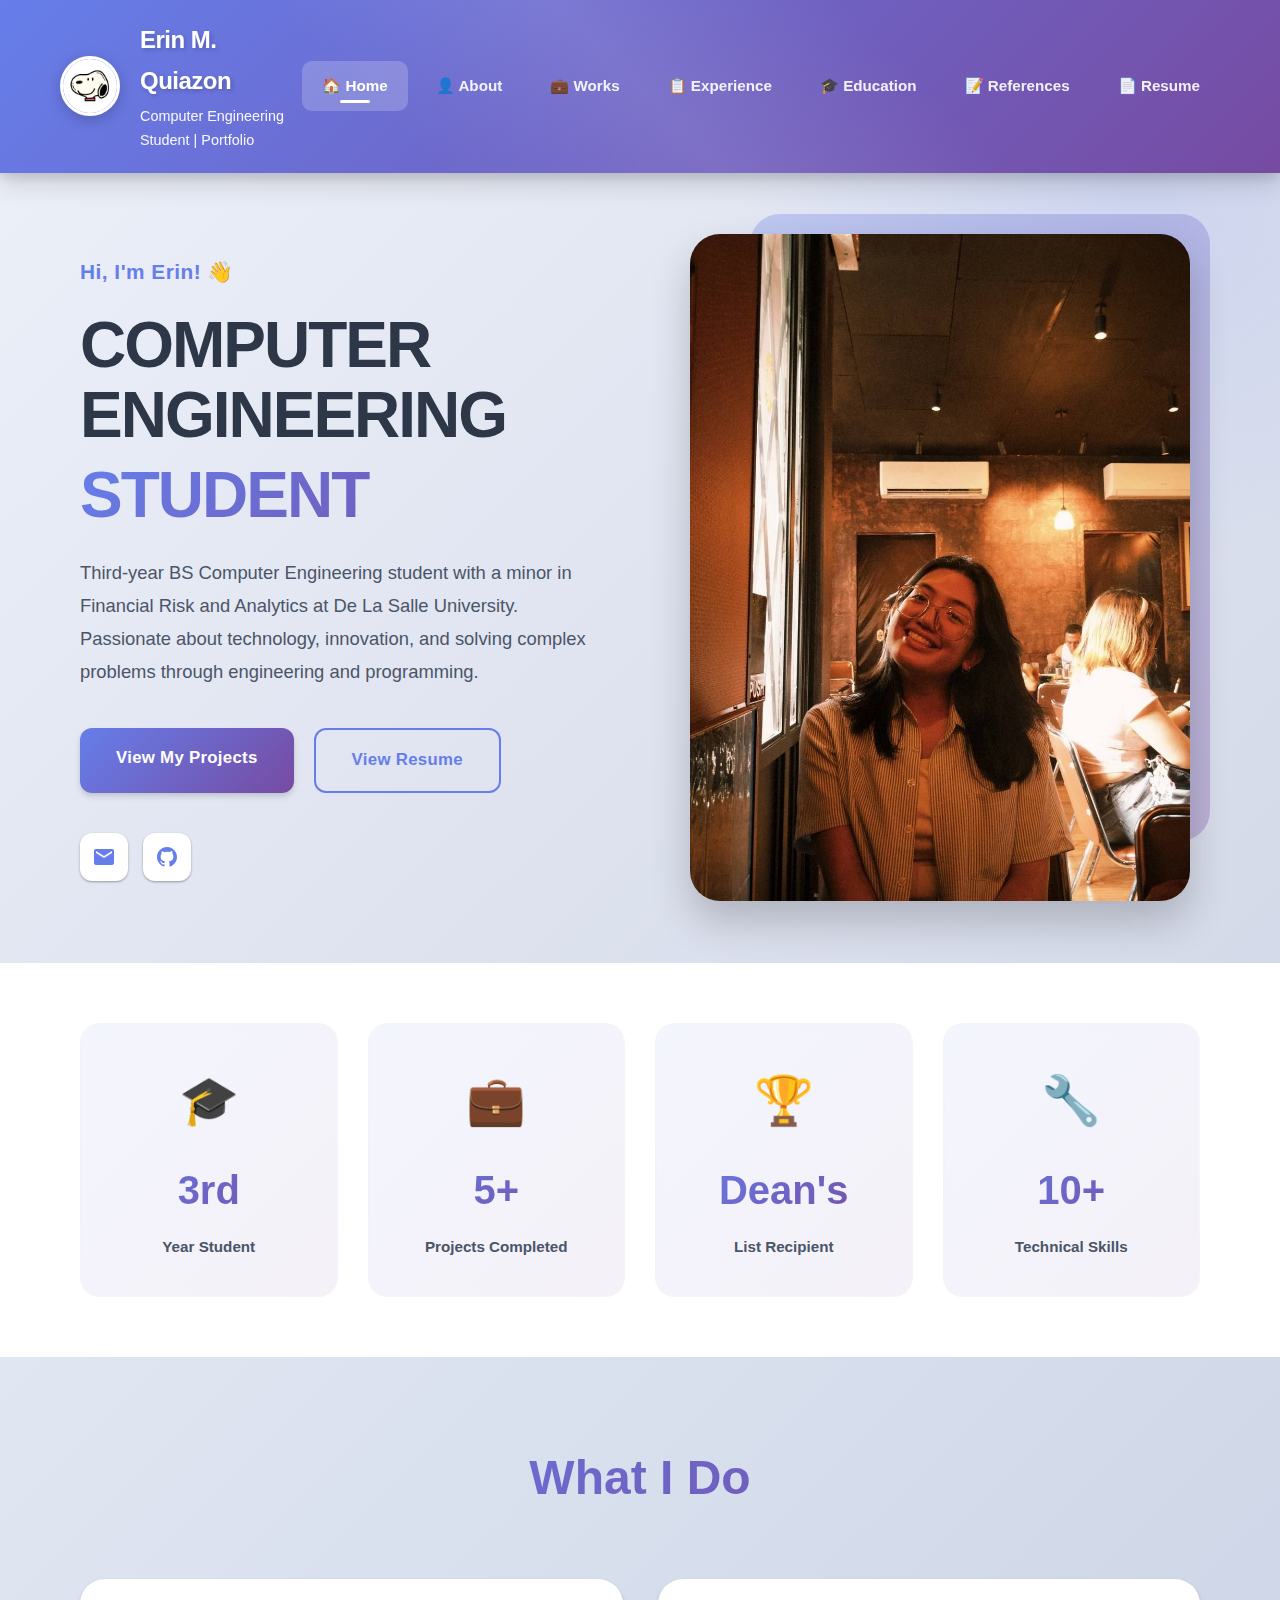
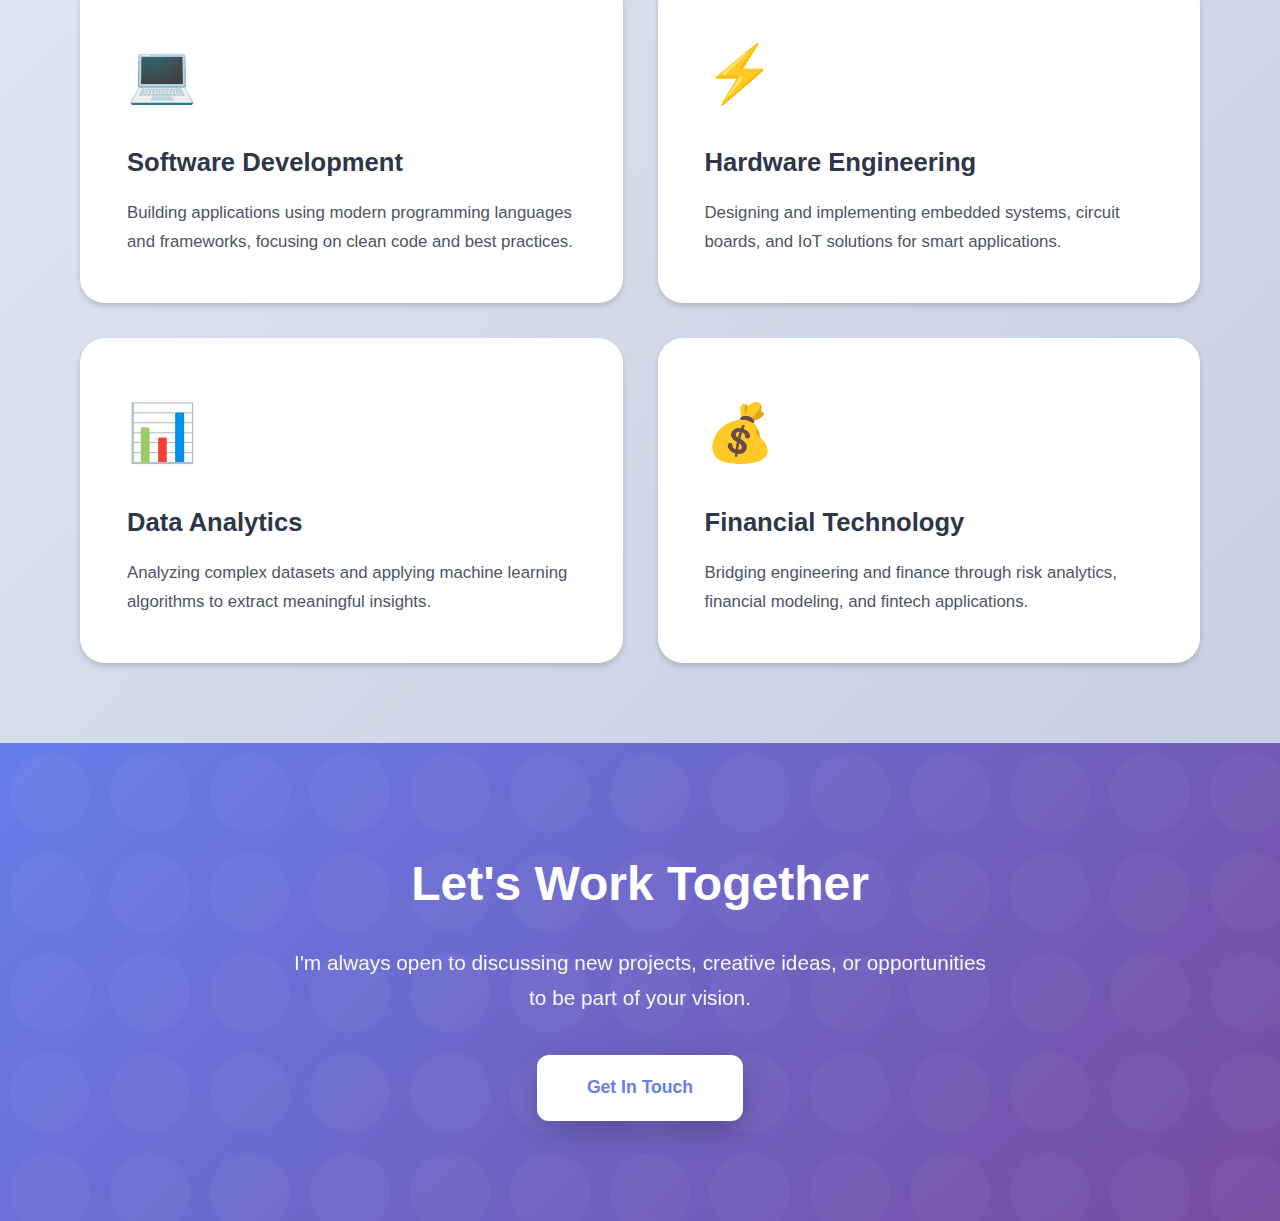
<file: index.html>
<!DOCTYPE html>
<html lang="en">
<head>
    <meta charset="UTF-8">
    <meta name="viewport" content="width=device-width, initial-scale=1.0">
    <title>Erin Quiazon | Portfolio</title>
    <link rel="stylesheet" href="css/normalize.css">
    <link rel="stylesheet" href="css/main.css">
    <link rel="icon" href="icon.png">
</head>
<body>
    <div class="app-container">
        <header class="main-header">
            <div class="header-brand">
                <img src="img/snoopy.jpg" alt="Logo" class="header-logo">
                <div class="header-text">
                    <h1>Erin M. Quiazon</h1>
                    <p>Computer Engineering Student | Portfolio</p>
                </div>
            </div>
            
            <nav class="main-nav">
                <ul class="nav-links">
                    <li><a href="index.html" class="active">🏠 Home</a></li>
                    <li><a href="about.html">👤 About</a></li>
                    <li><a href="works.html">💼 Works</a></li>
                    <li><a href="experience.html">📋 Experience</a></li>
                    <li><a href="education.html">🎓 Education</a></li>
                    <li><a href="references.html">📝 References</a></li>
                    <li><a href="resume.html">📄 Resume</a></li>
                </ul>
            </nav>
        </header>

        <main class="main-content home-content">
            <!-- Hero Section -->
            <section class="hero-section">
                <div class="hero-content">
                    <div class="hero-text">
                        <p class="hero-greeting">Hi, I'm Erin! 👋</p>
                        <h1 class="hero-title">COMPUTER ENGINEERING <span class="highlight-text">STUDENT</span></h1>
                        <p class="hero-subtitle">Third-year BS Computer Engineering student with a minor in Financial Risk and Analytics at De La Salle University. 
                            Passionate about technology, innovation, and solving complex problems through engineering and programming.</p>
                        
                        <div class="hero-buttons">
                            <a href="works.html" class="btn-primary">View My Projects</a>
                            <a href="resume.html" class="btn-secondary">View Resume</a>
                        </div>
                        <div class="hero-social">
                            <a href="mailto:erin_quiazon@dlsu.edu.ph" class="social-link" title="Email">
                                <svg width="24" height="24" fill="currentColor" viewBox="0 0 24 24"><path d="M20 4H4c-1.1 0-2 .9-2 2v12c0 1.1.9 2 2 2h16c1.1 0 2-.9 2-2V6c0-1.1-.9-2-2-2zm0 4l-8 5-8-5V6l8 5 8-5v2z"/></svg>
                            </a>
                            <a href="https://github.com" class="social-link" title="GitHub" target="_blank">
                                <svg width="24" height="24" fill="currentColor" viewBox="0 0 24 24"><path d="M12 2C6.477 2 2 6.477 2 12c0 4.42 2.865 8.17 6.839 9.49.5.092.682-.217.682-.482 0-.237-.008-.866-.013-1.7-2.782.603-3.369-1.34-3.369-1.34-.454-1.156-1.11-1.463-1.11-1.463-.908-.62.069-.608.069-.608 1.003.07 1.531 1.03 1.531 1.03.892 1.529 2.341 1.087 2.91.831.092-.646.35-1.086.636-1.336-2.22-.253-4.555-1.11-4.555-4.943 0-1.091.39-1.984 1.029-2.683-.103-.253-.446-1.27.098-2.647 0 0 .84-.269 2.75 1.025A9.578 9.578 0 0112 6.836c.85.004 1.705.114 2.504.336 1.909-1.294 2.747-1.025 2.747-1.025.546 1.377.203 2.394.1 2.647.64.699 1.028 1.592 1.028 2.683 0 3.842-2.339 4.687-4.566 4.935.359.309.678.919.678 1.852 0 1.336-.012 2.415-.012 2.743 0 .267.18.578.688.48C19.138 20.167 22 16.418 22 12c0-5.523-4.477-10-10-10z"/></svg>
                            </a>
                        </div>
                    </div>
                    
                    <div class="hero-image-wrapper">
                        <div class="hero-image-container">
                            <img src="img/picofme.jpg" alt="Erin M. Quiazon" class="hero-image">
                            <div class="image-decoration"></div>
                        </div>
                    </div>
                </div>
            </section>

            <!-- Quick Stats Section -->
            <section class="stats-section">
                <div class="stat-card">
                    <div class="stat-icon">🎓</div>
                    <div class="stat-number">3rd</div>
                    <div class="stat-label">Year Student</div>
                </div>
                <div class="stat-card">
                    <div class="stat-icon">💼</div>
                    <div class="stat-number">5+</div>
                    <div class="stat-label">Projects Completed</div>
                </div>
                <div class="stat-card">
                    <div class="stat-icon">🏆</div>
                    <div class="stat-number">Dean's</div>
                    <div class="stat-label">List Recipient</div>
                </div>
                <div class="stat-card">
                    <div class="stat-icon">🔧</div>
                    <div class="stat-number">10+</div>
                    <div class="stat-label">Technical Skills</div>
                </div>
            </section>

            <!-- Featured Skills Section -->
            <section class="featured-section">
                <h2 class="section-title">What I Do</h2>
                <div class="featured-grid">
                    <div class="featured-card">
                        <div class="featured-icon">💻</div>
                        <h3>Software Development</h3>
                        <p>Building applications using modern programming languages and frameworks, focusing on clean code and best practices.</p>
                    </div>
                    <div class="featured-card">
                        <div class="featured-icon">⚡</div>
                        <h3>Hardware Engineering</h3>
                        <p>Designing and implementing embedded systems, circuit boards, and IoT solutions for smart applications.</p>
                    </div>
                    <div class="featured-card">
                        <div class="featured-icon">📊</div>
                        <h3>Data Analytics</h3>
                        <p>Analyzing complex datasets and applying machine learning algorithms to extract meaningful insights.</p>
                    </div>
                    <div class="featured-card">
                        <div class="featured-icon">💰</div>
                        <h3>Financial Technology</h3>
                        <p>Bridging engineering and finance through risk analytics, financial modeling, and fintech applications.</p>
                    </div>
                </div>
            </section>

            <!-- CTA Section -->
            <section class="cta-section">
                <h2>Let's Work Together</h2>
                <p>I'm always open to discussing new projects, creative ideas, or opportunities to be part of your vision.</p>
                <a href="mailto:erin_quiazon@dlsu.edu.ph" class="btn-cta">Get In Touch</a>
            </section>
        </main>
    </div>
</body>
</html>
</file>
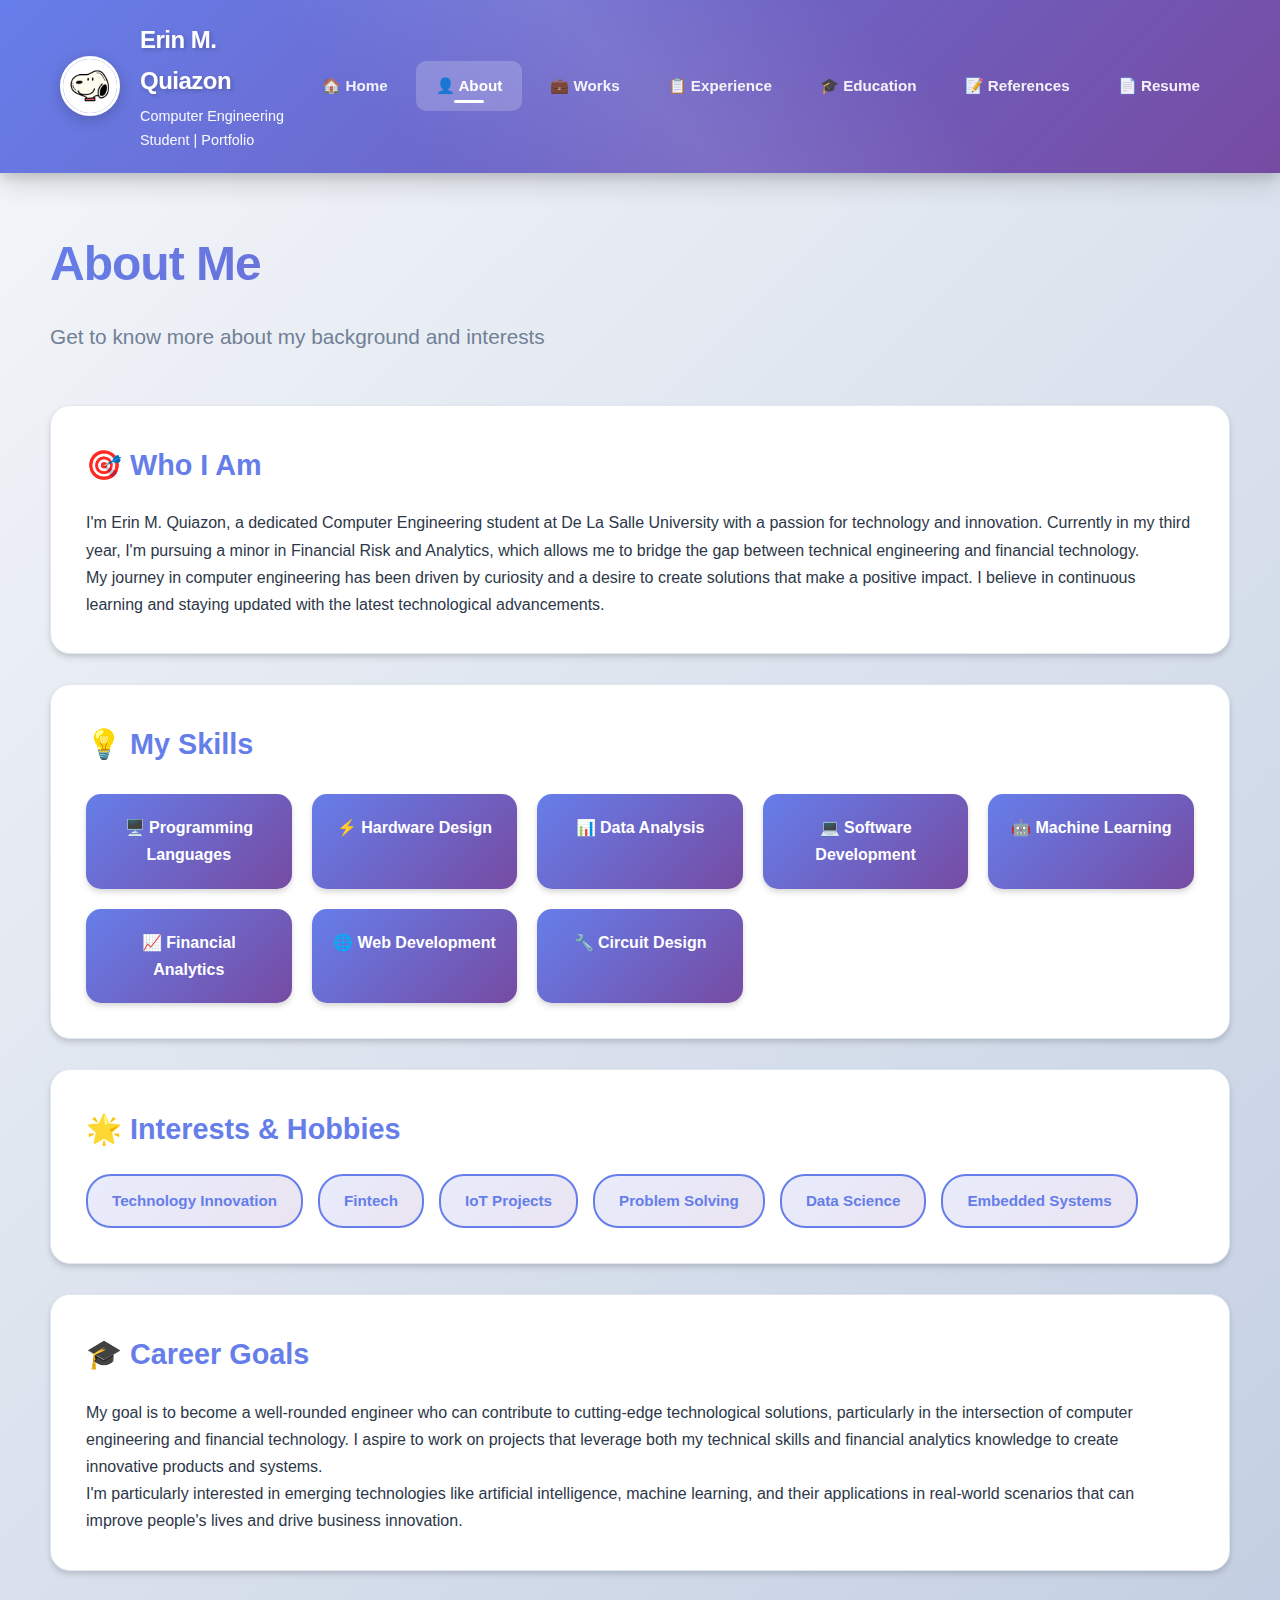
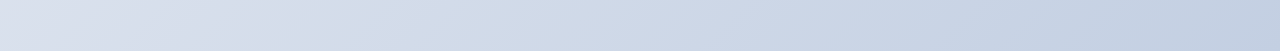
<file: about.html>
<!DOCTYPE html>
<html lang="en">
<head>
    <meta charset="UTF-8">
    <meta name="viewport" content="width=device-width, initial-scale=1.0">
    <title>About | Erin Quiazon</title>
    <link rel="stylesheet" href="css/normalize.css">
    <link rel="stylesheet" href="css/main.css">
    <link rel="icon" href="icon.png">
</head>
<body>
    <div class="app-container">
        <header class="main-header">
            <div class="header-brand">
                <img src="img/snoopy.jpg" alt="Logo" class="header-logo">
                <div class="header-text">
                    <h1>Erin M. Quiazon</h1>
                    <p>Computer Engineering Student | Portfolio</p>
                </div>
            </div>
            
            <nav class="main-nav">
                <ul class="nav-links">
                    <li><a href="index.html">🏠 Home</a></li>
                    <li><a href="about.html" class="active">👤 About</a></li>
                    <li><a href="works.html">💼 Works</a></li>
                    <li><a href="experience.html">📋 Experience</a></li>
                    <li><a href="education.html">🎓 Education</a></li>
                    <li><a href="references.html">📝 References</a></li>
                    <li><a href="resume.html">📄 Resume</a></li>
                </ul>
            </nav>
        </header>

        <main class="main-content">
            <h1 class="page-title">About Me</h1>
            <p class="subtitle">Get to know more about my background and interests</p>
            
            <div class="section">
                <h2>🎯 Who I Am</h2>
                <p>I'm Erin M. Quiazon, a dedicated Computer Engineering student at De La Salle University with a passion for technology and innovation. Currently in my third year, I'm pursuing a minor in Financial Risk and Analytics, which allows me to bridge the gap between technical engineering and financial technology.</p>
                <p>My journey in computer engineering has been driven by curiosity and a desire to create solutions that make a positive impact. I believe in continuous learning and staying updated with the latest technological advancements.</p>
            </div>

            <div class="section">
                <h2>💡 My Skills</h2>
                <div class="skills-grid">
                    <div class="skill-item">🖥️ Programming Languages</div>
                    <div class="skill-item">⚡ Hardware Design</div>
                    <div class="skill-item">📊 Data Analysis</div>
                    <div class="skill-item">💻 Software Development</div>
                    <div class="skill-item">🤖 Machine Learning</div>
                    <div class="skill-item">📈 Financial Analytics</div>
                    <div class="skill-item">🌐 Web Development</div>
                    <div class="skill-item">🔧 Circuit Design</div>
                </div>
            </div>

            <div class="section">
                <h2>🌟 Interests & Hobbies</h2>
                <div class="interests-list">
                    <span class="interest-tag">Technology Innovation</span>
                    <span class="interest-tag">Fintech</span>
                    <span class="interest-tag">IoT Projects</span>
                    <span class="interest-tag">Problem Solving</span>
                    <span class="interest-tag">Data Science</span>
                    <span class="interest-tag">Embedded Systems</span>
                </div>
            </div>

            <div class="section">
                <h2>🎓 Career Goals</h2>
                <p>My goal is to become a well-rounded engineer who can contribute to cutting-edge technological solutions, particularly in the intersection of computer engineering and financial technology. I aspire to work on projects that leverage both my technical skills and financial analytics knowledge to create innovative products and systems.</p>
                <p>I'm particularly interested in emerging technologies like artificial intelligence, machine learning, and their applications in real-world scenarios that can improve people's lives and drive business innovation.</p>
            </div>
        </main>
    </div>
</body>
</html>
</file>
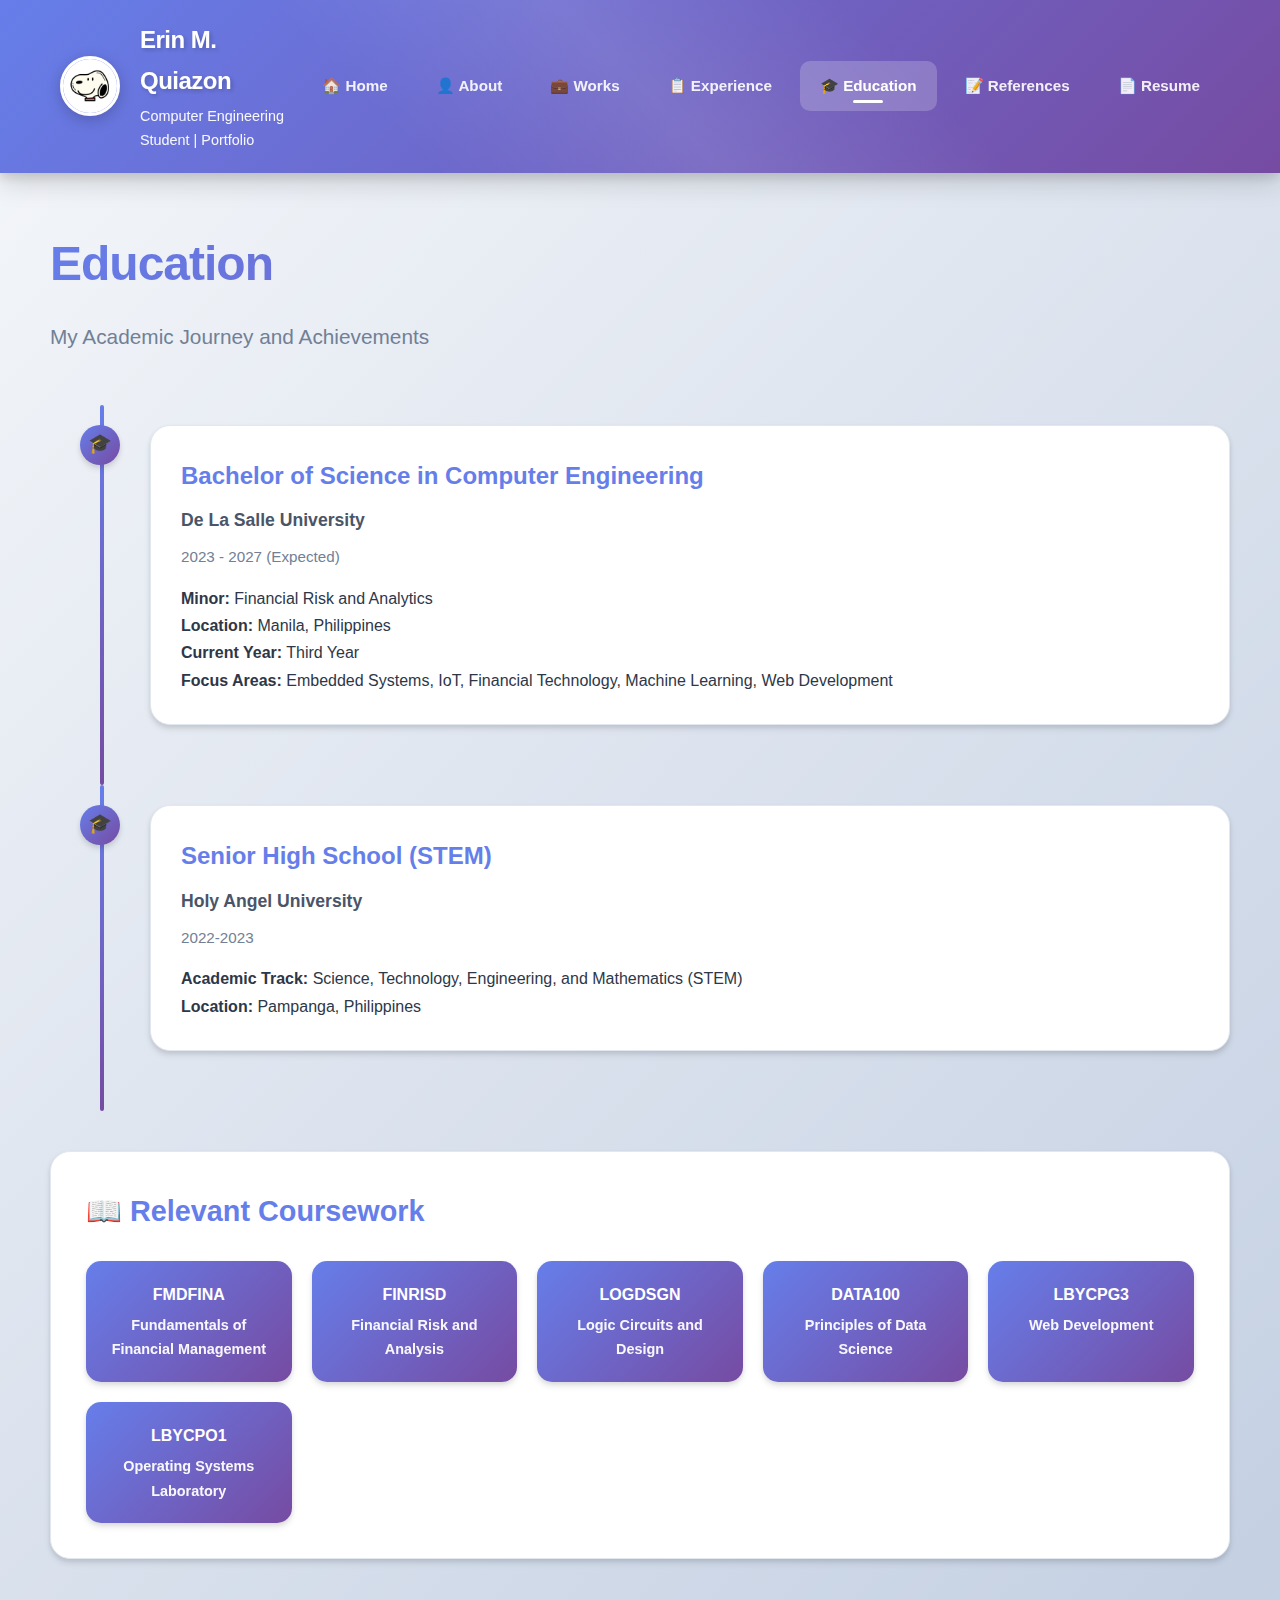
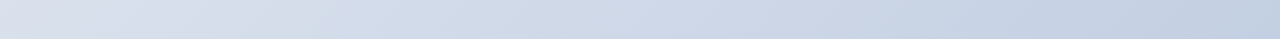
<file: education.html>
<!DOCTYPE html>
<html lang="en">
<head>
    <meta charset="UTF-8">
    <meta name="viewport" content="width=device-width, initial-scale=1.0">
    <title>Education | Erin Quiazon</title>
    <link rel="stylesheet" href="css/normalize.css">
    <link rel="stylesheet" href="css/main.css">
    <link rel="icon" href="icon.png">
</head>
<body>
        <div class="app-container">
        <header class="main-header">
            <div class="header-brand">
                <img src="img/snoopy.jpg" alt="Logo" class="header-logo">
                <div class="header-text">
                    <h1>Erin M. Quiazon</h1>
                    <p>Computer Engineering Student | Portfolio</p>
                </div>
            </div>
            
            <nav class="main-nav">
                <ul class="nav-links">
                    <li><a href="index.html">🏠 Home</a></li>
                    <li><a href="about.html">👤 About</a></li>
                    <li><a href="works.html">💼 Works</a></li>
                    <li><a href="experience.html">📋 Experience</a></li>
                    <li><a href="education.html" class="active">🎓 Education</a></li>
                    <li><a href="references.html">📝 References</a></li>
                    <li><a href="resume.html">📄 Resume</a></li>
                </ul>
            </nav>
        </header>

        <main class="main-content">
            <h1 class="page-title">Education</h1>
            <p class="subtitle">My Academic Journey and Achievements</p>
            
            <div class="timeline">
                <div class="timeline-item">
                    <div class="timeline-icon">🎓</div>
                    <div class="timeline-content">
                        <h3>Bachelor of Science in Computer Engineering</h3>
                        <div class="institution">De La Salle University</div>
                        <div class="period">2023 - 2027 (Expected)</div>
                        <p><strong>Minor:</strong> Financial Risk and Analytics</p>
                        <p><strong>Location:</strong> Manila, Philippines</p>
                        <p><strong>Current Year:</strong> Third Year</p>
                        <p><strong>Focus Areas:</strong> Embedded Systems, IoT, Financial Technology, Machine Learning, Web Development</p>
                    </div>
                </div>
            
            </div>
            <div class="timeline">
                <div class="timeline-item">
                    <div class="timeline-icon">🎓</div>
                    <div class="timeline-content">
                        <h3>Senior High School (STEM)</h3>
                        <div class="institution">Holy Angel University</div>
                        <div class="period">2022-2023 </div>
                        <div class="minor"><strong>Academic Track:</strong> Science, Technology, Engineering, and Mathematics (STEM)</div>                      
                        <p><strong>Location:</strong> Pampanga, Philippines</p>
                    </div>
                </div>
            </div>
            <div class="section" style="margin-top: 40px;">
                <h2>📖 Relevant Coursework</h2>
                <div class="skills-grid">
                    <div class="skill-item">
                        <div style="font-weight: 700; margin-bottom: 5px;">FMDFINA</div>
                        <div style="font-size: 0.9em; opacity: 0.95;">Fundamentals of Financial Management</div>
                    </div>
                    <div class="skill-item">
                        <div style="font-weight: 700; margin-bottom: 5px;">FINRISD</div>
                        <div style="font-size: 0.9em; opacity: 0.95;">Financial Risk and Analysis</div>
                    </div>
                    <div class="skill-item">
                        <div style="font-weight: 700; margin-bottom: 5px;">LOGDSGN</div>
                        <div style="font-size: 0.9em; opacity: 0.95;">Logic Circuits and Design</div>
                    </div>
                    <div class="skill-item">
                        <div style="font-weight: 700; margin-bottom: 5px;">DATA100</div>
                        <div style="font-size: 0.9em; opacity: 0.95;">Principles of Data Science</div>
                    </div>
                    <div class="skill-item">
                        <div style="font-weight: 700; margin-bottom: 5px;">LBYCPG3</div>
                        <div style="font-size: 0.9em; opacity: 0.95;">Web Development</div>
                    </div>
                    <div class="skill-item">
                        <div style="font-weight: 700; margin-bottom: 5px;">LBYCPO1</div>
                        <div style="font-size: 0.9em; opacity: 0.95;">Operating Systems Laboratory</div>
                    </div>
                </div>
            </div>
        </main>
    </div>
</body>
</html>
</file>
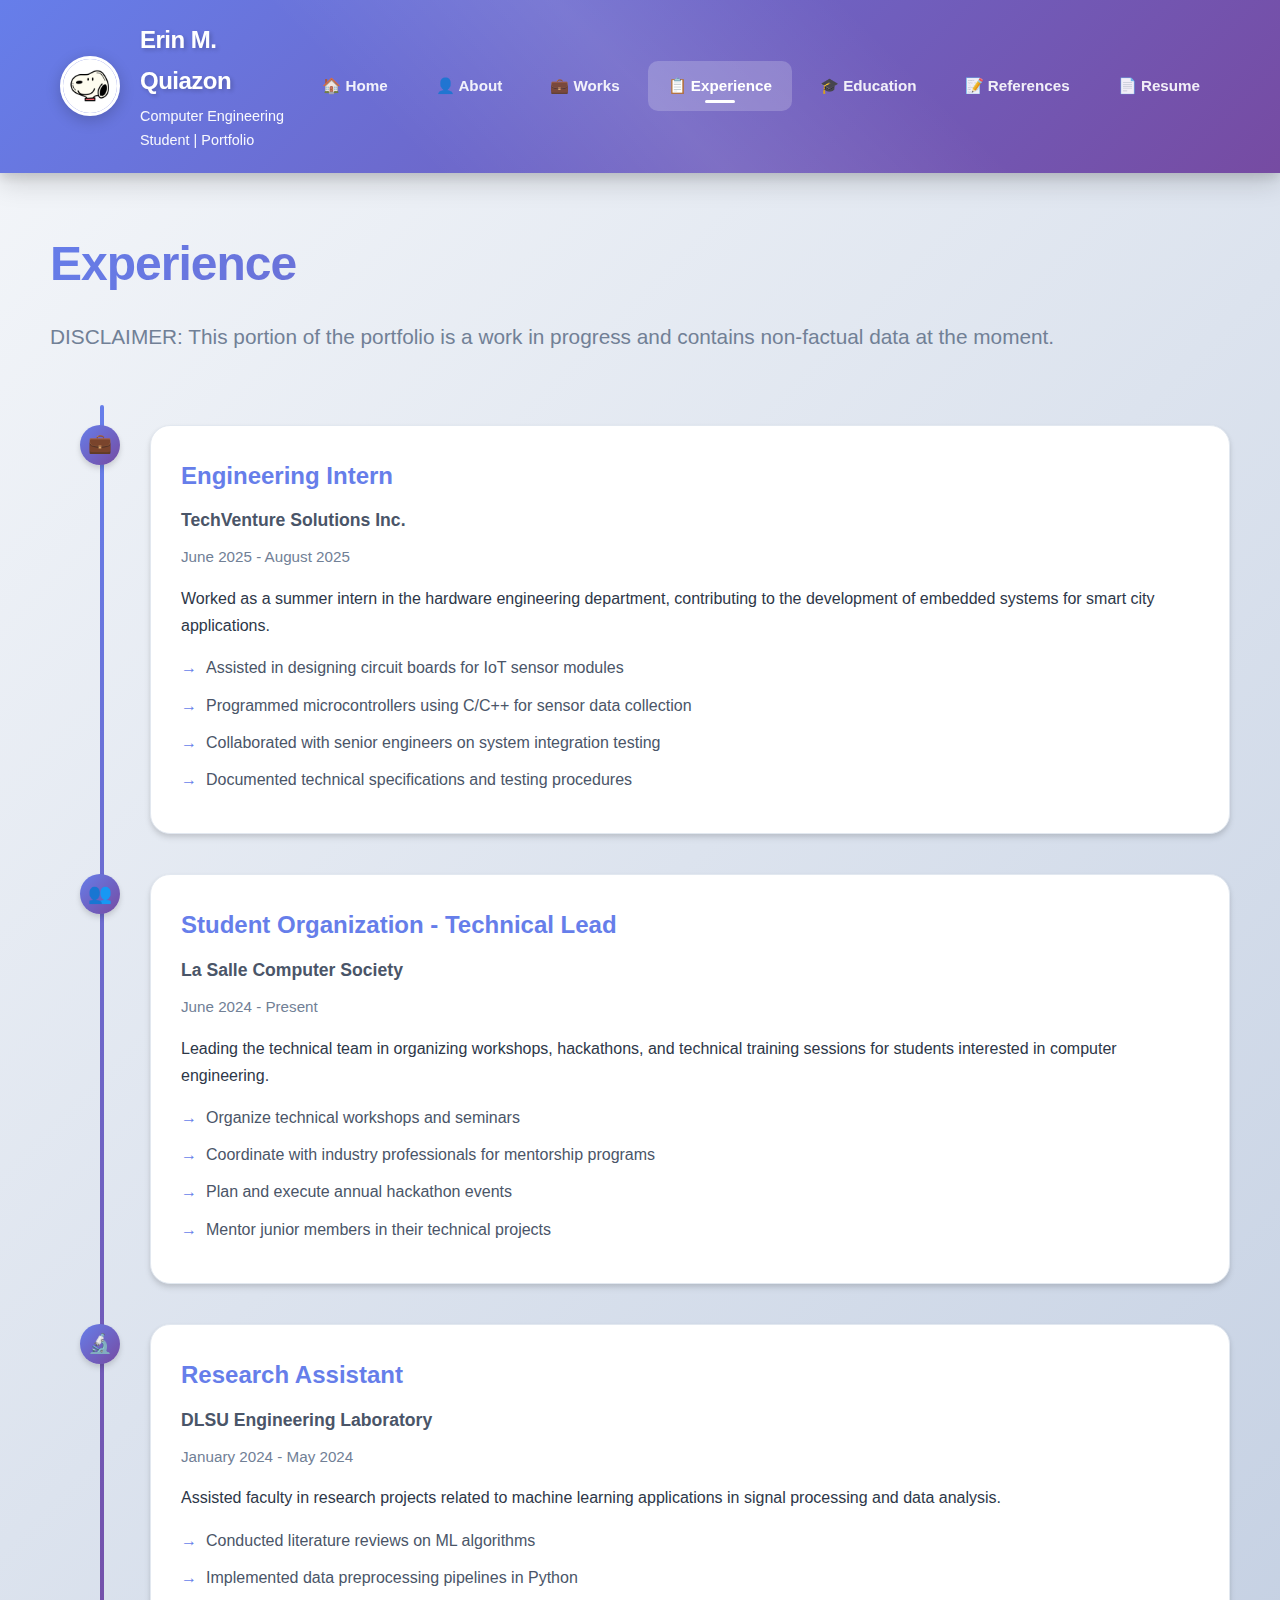
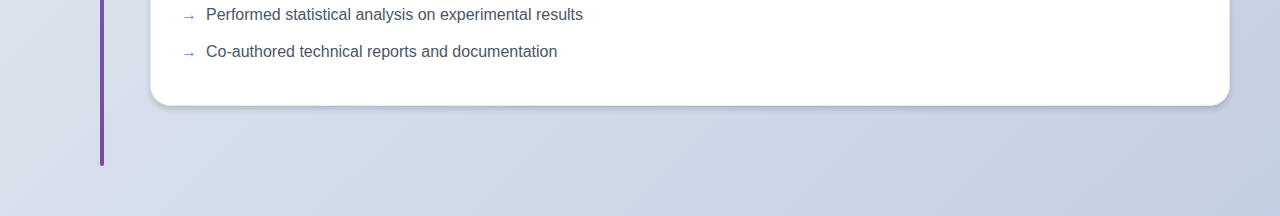
<file: experience.html>
<!DOCTYPE html>
<html lang="en">
<head>
    <meta charset="UTF-8">
    <meta name="viewport" content="width=device-width, initial-scale=1.0">
    <title>Experience | Erin Quiazon</title>
    <link rel="stylesheet" href="css/normalize.css">
    <link rel="stylesheet" href="css/main.css">
    <link rel="icon" href="icon.png">
</head>
<body>
        <div class="app-container">
        <header class="main-header">
            <div class="header-brand">
                <img src="img/snoopy.jpg" alt="Logo" class="header-logo">
                <div class="header-text">
                    <h1>Erin M. Quiazon</h1>
                    <p>Computer Engineering Student | Portfolio</p>
                </div>
            </div>
            
            <nav class="main-nav">
                <ul class="nav-links">
                    <li><a href="index.html">🏠 Home</a></li>
                    <li><a href="about.html">👤 About</a></li>
                    <li><a href="works.html">💼 Works</a></li>
                    <li><a href="experience.html" class="active">📋 Experience</a></li>
                    <li><a href="education.html">🎓 Education</a></li>
                    <li><a href="references.html">📝 References</a></li>
                    <li><a href="resume.html">📄 Resume</a></li>
                </ul>
            </nav>
        </header>

        <main class="main-content">
            <h1 class="page-title">Experience</h1>
            <p class="subtitle">DISCLAIMER: This portion of the portfolio is a work in progress and contains non-factual data at the moment.
            </p>
            
            <div class="timeline">
                <div class="timeline-item">
                    <div class="timeline-icon">💼</div>
                    <div class="timeline-content">
                        <h3>Engineering Intern</h3>
                        <div class="company">TechVenture Solutions Inc.</div>
                        <div class="period">June 2025 - August 2025</div>
                        <p>Worked as a summer intern in the hardware engineering department, contributing to the development of embedded systems for smart city applications.</p>
                        <ul>
                            <li>Assisted in designing circuit boards for IoT sensor modules</li>
                            <li>Programmed microcontrollers using C/C++ for sensor data collection</li>
                            <li>Collaborated with senior engineers on system integration testing</li>
                            <li>Documented technical specifications and testing procedures</li>
                        </ul>
                    </div>
                </div>

                <div class="timeline-item">
                    <div class="timeline-icon">👥</div>
                    <div class="timeline-content">
                        <h3>Student Organization - Technical Lead</h3>
                        <div class="company">La Salle Computer Society</div>
                        <div class="period">June 2024 - Present</div>
                        <p>Leading the technical team in organizing workshops, hackathons, and technical training sessions for students interested in computer engineering.</p>
                        <ul>
                            <li>Organize technical workshops and seminars</li>
                            <li>Coordinate with industry professionals for mentorship programs</li>
                            <li>Plan and execute annual hackathon events</li>
                            <li>Mentor junior members in their technical projects</li>
                        </ul>
                    </div>
                </div>

                <div class="timeline-item">
                    <div class="timeline-icon">🔬</div>
                    <div class="timeline-content">
                        <h3>Research Assistant</h3>
                        <div class="company">DLSU Engineering Laboratory</div>
                        <div class="period">January 2024 - May 2024</div>
                        <p>Assisted faculty in research projects related to machine learning applications in signal processing and data analysis.</p>
                        <ul>
                            <li>Conducted literature reviews on ML algorithms</li>
                            <li>Implemented data preprocessing pipelines in Python</li>
                            <li>Performed statistical analysis on experimental results</li>
                            <li>Co-authored technical reports and documentation</li>
                        </ul>
                    </div>
                </div>
            </div>
        </main>
    </div>
</body>
</html>
</file>
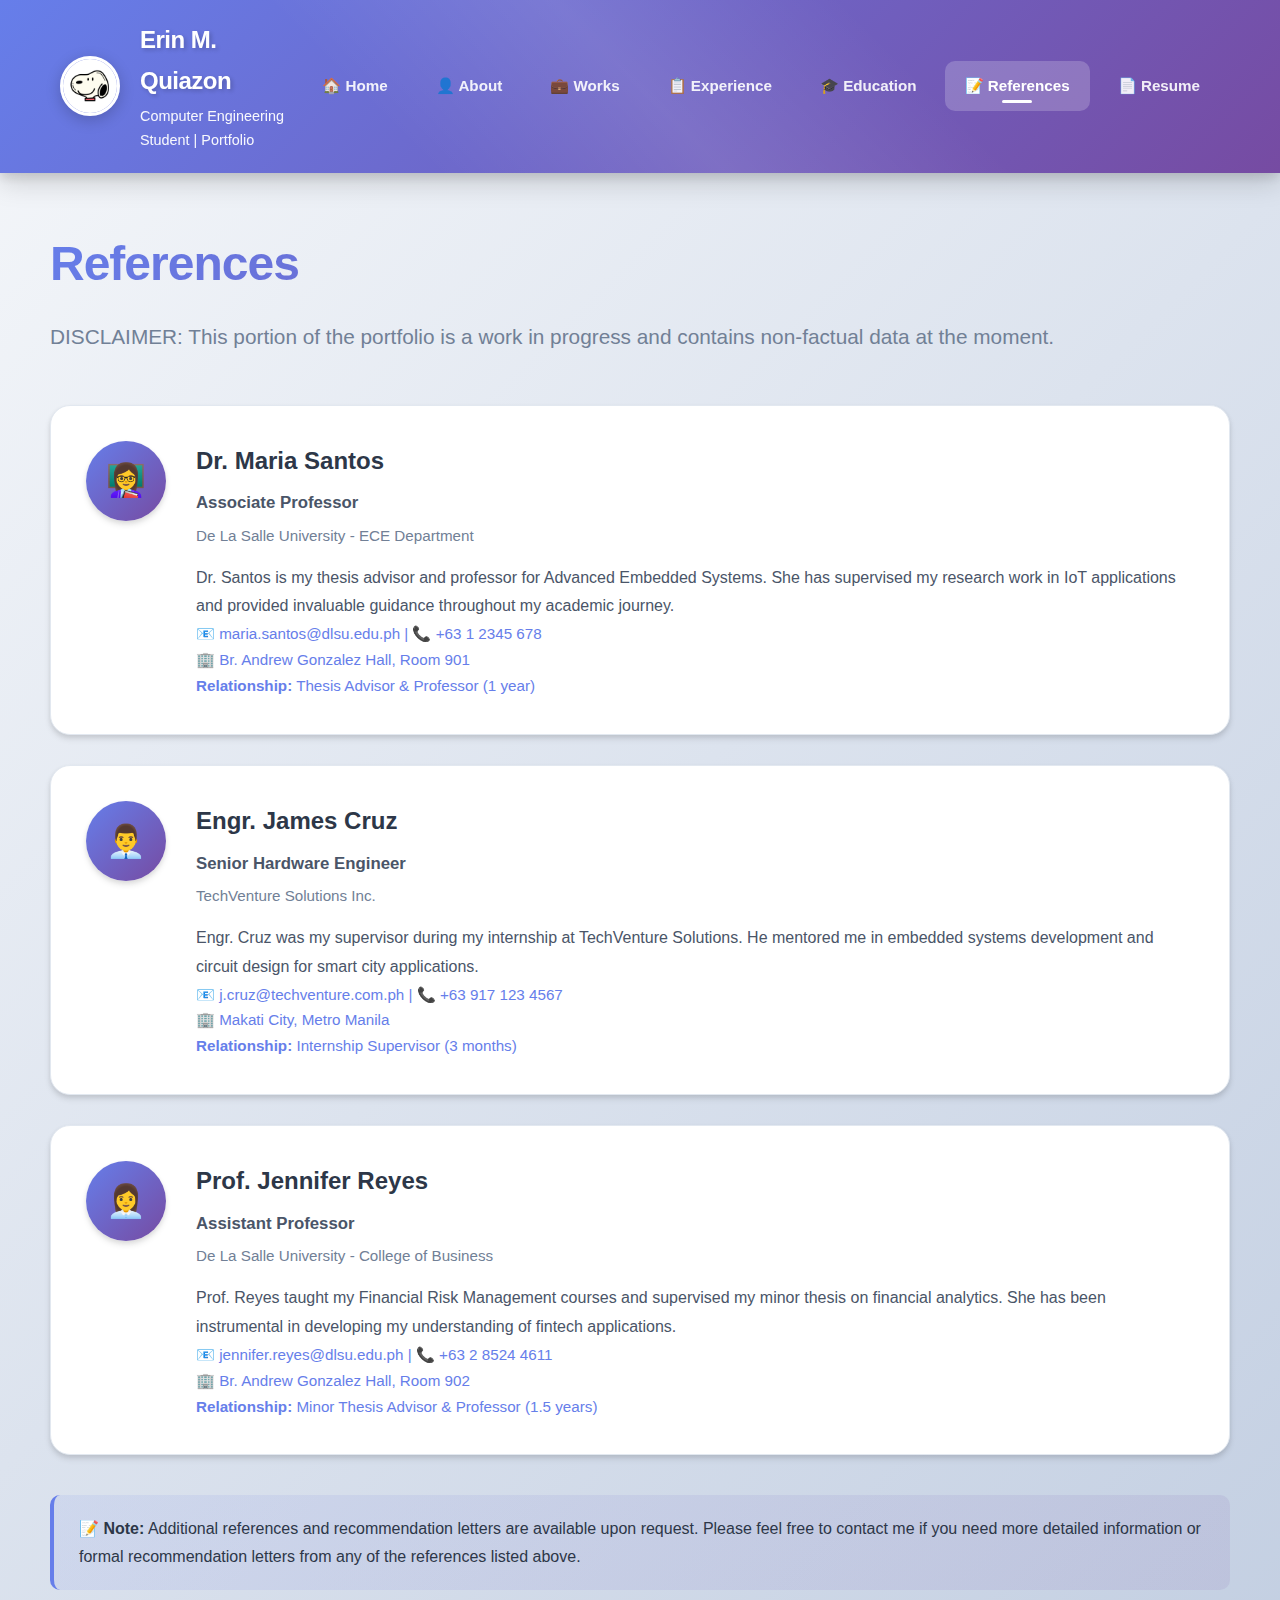
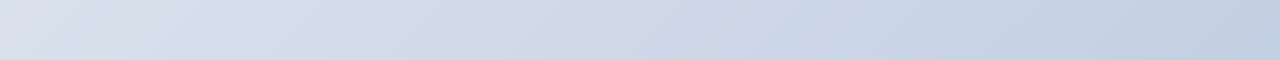
<file: references.html>
<!DOCTYPE html>
<html lang="en">
<head>
    <meta charset="UTF-8">
    <meta name="viewport" content="width=device-width, initial-scale=1.0">
    <title>References | Erin Quiazon</title>
    <link rel="stylesheet" href="css/normalize.css">
    <link rel="stylesheet" href="css/main.css">
    <link rel="icon" href="icon.png">
</head>
<body>
        <div class="app-container">
        <header class="main-header">
            <div class="header-brand">
                <img src="img/snoopy.jpg" alt="Logo" class="header-logo">
                <div class="header-text">
                    <h1>Erin M. Quiazon</h1>
                    <p>Computer Engineering Student | Portfolio</p>
                </div>
            </div>
            
            <nav class="main-nav">
                <ul class="nav-links">
                    <li><a href="index.html">🏠 Home</a></li>
                    <li><a href="about.html">👤 About</a></li>
                    <li><a href="works.html">💼 Works</a></li>
                    <li><a href="experience.html">📋 Experience</a></li>
                    <li><a href="education.html">🎓 Education</a></li>
                    <li><a href="references.html" class="active">📝 References</a></li>
                    <li><a href="resume.html">📄 Resume</a></li>
                </ul>
            </nav>
        </header>

        <main class="main-content">
            <h1 class="page-title">References</h1>
            <p class="subtitle">DISCLAIMER: This portion of the portfolio is a work in progress and contains non-factual data at the moment.</p>
            
            <div class="reference-card">
                <div class="reference-icon">👩‍🏫</div>
                <div class="reference-content">
                    <h3>Dr. Maria Santos</h3>
                    <div class="position">Associate Professor</div>
                    <div class="company">De La Salle University - ECE Department</div>
                    <p>Dr. Santos is my thesis advisor and professor for Advanced Embedded Systems. She has supervised my research work in IoT applications and provided invaluable guidance throughout my academic journey.</p>
                    <div class="contact">
                        📧 maria.santos@dlsu.edu.ph | 📞 +63 1 2345 678<br>
                        🏢 Br. Andrew Gonzalez Hall, Room 901<br>
                        <strong>Relationship:</strong> Thesis Advisor & Professor (1 year)
                    </div>
                </div>
            </div>

            <div class="reference-card">
                <div class="reference-icon">👨‍💼</div>
                <div class="reference-content">
                    <h3>Engr. James Cruz</h3>
                    <div class="position">Senior Hardware Engineer</div>
                    <div class="company">TechVenture Solutions Inc.</div>
                    <p>Engr. Cruz was my supervisor during my internship at TechVenture Solutions. He mentored me in embedded systems development and circuit design for smart city applications.</p>
                    <div class="contact">
                        📧 j.cruz@techventure.com.ph | 📞 +63 917 123 4567<br>
                        🏢 Makati City, Metro Manila<br>
                        <strong>Relationship:</strong> Internship Supervisor (3 months)
                    </div>
                </div>
            </div>

            <div class="reference-card">
                <div class="reference-icon">👩‍💼</div>
                <div class="reference-content">
                    <h3>Prof. Jennifer Reyes</h3>
                    <div class="position">Assistant Professor</div>
                    <div class="company">De La Salle University - College of Business</div>
                    <p>Prof. Reyes taught my Financial Risk Management courses and supervised my minor thesis on financial analytics. She has been instrumental in developing my understanding of fintech applications.</p>
                    <div class="contact">
                        📧 jennifer.reyes@dlsu.edu.ph | 📞 +63 2 8524 4611<br>
                        🏢 Br. Andrew Gonzalez Hall, Room 902<br>
                        <strong>Relationship:</strong> Minor Thesis Advisor & Professor (1.5 years)
                    </div>
                </div>
            </div>

            <div class="highlight-box" style="margin-top: 40px;">
                <p><strong>📝 Note:</strong> Additional references and recommendation letters are available upon request. Please feel free to contact me if you need more detailed information or formal recommendation letters from any of the references listed above.</p>
            </div>
        </main>
    </div>
</body>
</html>
</file>
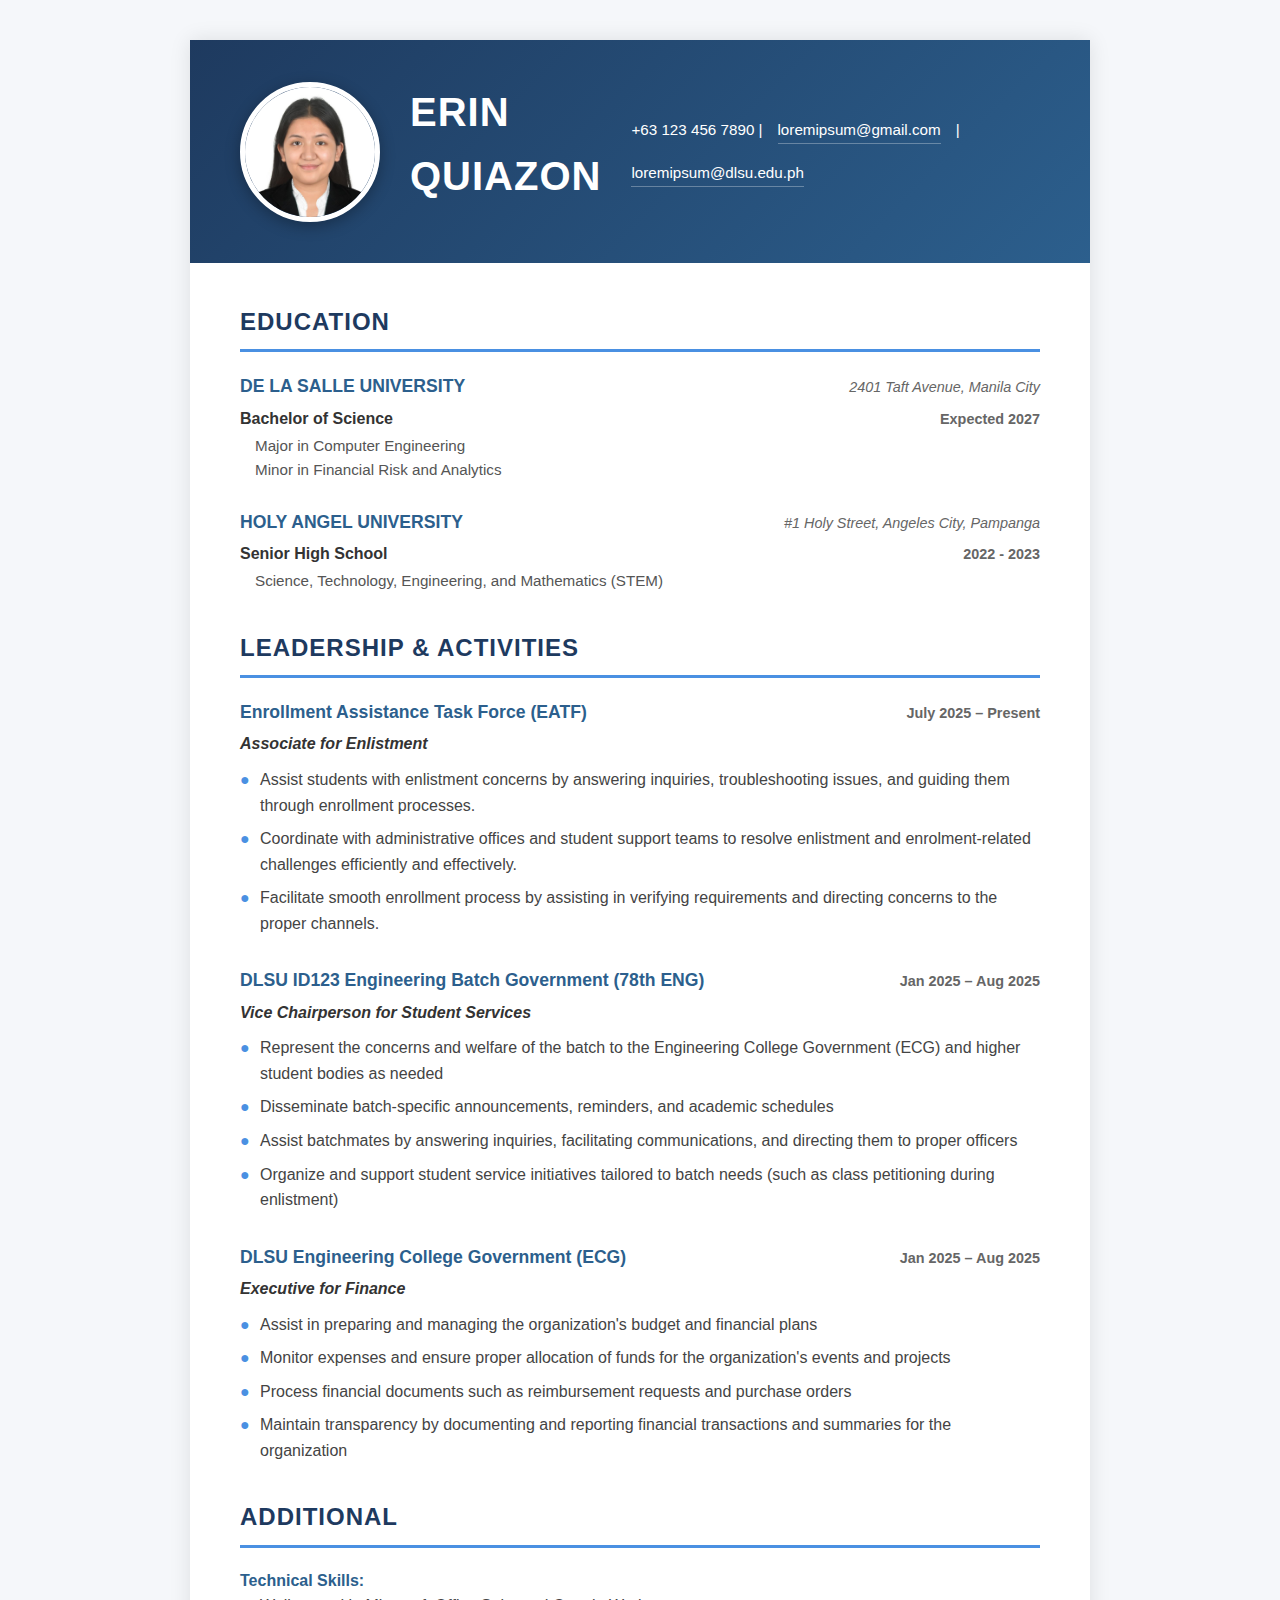
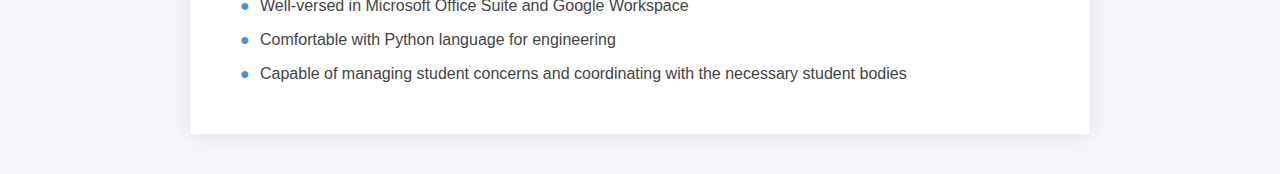
<file: resume.html>
<!DOCTYPE html>
<html lang="en">
<head>
    <meta charset="UTF-8">
    <meta name="viewport" content="width=device-width, initial-scale=1.0">
    <title>Erin Quiazon - Resume</title>
    <link rel="stylesheet" href="css/resume.css">
</head>
<body>
    <div class="resume-container">
        <header class="resume-header">
            
            <div class="header-content">
                <h1 class="name">ERIN QUIAZON</h1>
                <img src="img/resumepic.jpg" alt="Erin Quiazon" class="profile-picture">
                <div class="contact-info">
                    +63 123 456 7890 | 
                    <a href="mailto:loremipsum@gmail.com">loremipsum@gmail.com</a> | 
                    <a href="mailto:loremipsum@dlsu.edu.ph">loremipsum@dlsu.edu.ph</a>
                </div>
            </div>
        </header>

        <main class="resume-content">
            
            <section class="section">
                <h2 class="section-title">Education</h2>
                
                <div class="education-item">
                    <div class="institution-header">
                        <span class="institution-name">DE LA SALLE UNIVERSITY</span>
                        <span class="location">2401 Taft Avenue, Manila City</span>
                    </div>
                    <div class="degree-info">
                        <span class="degree">Bachelor of Science</span>
                        <span class="year">Expected 2027</span>
                    </div>
                    <div class="major-minor">
                        Major in Computer Engineering<br>
                        Minor in Financial Risk and Analytics
                    </div>
                </div>

                <div class="education-item">
                    <div class="institution-header">
                        <span class="institution-name">HOLY ANGEL UNIVERSITY</span>
                        <span class="location">#1 Holy Street, Angeles City, Pampanga</span>
                    </div>
                    <div class="degree-info">
                        <span class="degree">Senior High School</span>
                        <span class="year">2022 - 2023</span>
                    </div>
                    <div class="major-minor">
                        Science, Technology, Engineering, and Mathematics (STEM)
                    </div>
                </div>
            </section>

            <section class="section">
                <h2 class="section-title">Leadership & Activities</h2>
                
                <div class="activity-item">
                    <div class="activity-header">
                        <span class="organization-name">Enrollment Assistance Task Force (EATF)</span>
                        <span class="dates">July 2025 – Present</span>
                    </div>
                    <div class="position">Associate for Enlistment</div>
                    <ul class="responsibilities">
                        <li>Assist students with enlistment concerns by answering inquiries, troubleshooting issues, and guiding them through enrollment processes.</li>
                        <li>Coordinate with administrative offices and student support teams to resolve enlistment and enrolment-related challenges efficiently and effectively.</li>
                        <li>Facilitate smooth enrollment process by assisting in verifying requirements and directing concerns to the proper channels.</li>
                    </ul>
                </div>

                <div class="activity-item">
                    <div class="activity-header">
                        <span class="organization-name">DLSU ID123 Engineering Batch Government (78th ENG)</span>
                        <span class="dates">Jan 2025 – Aug 2025</span>
                    </div>
                    <div class="position">Vice Chairperson for Student Services</div>
                    <ul class="responsibilities">
                        <li>Represent the concerns and welfare of the batch to the Engineering College Government (ECG) and higher student bodies as needed</li>
                        <li>Disseminate batch-specific announcements, reminders, and academic schedules</li>
                        <li>Assist batchmates by answering inquiries, facilitating communications, and directing them to proper officers</li>
                        <li>Organize and support student service initiatives tailored to batch needs (such as class petitioning during enlistment)</li>
                    </ul>
                </div>

                <div class="activity-item">
                    <div class="activity-header">
                        <span class="organization-name">DLSU Engineering College Government (ECG)</span>
                        <span class="dates">Jan 2025 – Aug 2025</span>
                    </div>
                    <div class="position">Executive for Finance</div>
                    <ul class="responsibilities">
                        <li>Assist in preparing and managing the organization's budget and financial plans</li>
                        <li>Monitor expenses and ensure proper allocation of funds for the organization's events and projects</li>
                        <li>Process financial documents such as reimbursement requests and purchase orders</li>
                        <li>Maintain transparency by documenting and reporting financial transactions and summaries for the organization</li>
                    </ul>
                </div>
            </section>

            <section class="section">
                <h2 class="section-title">Additional</h2>
                
                <div class="skills-category">
                    <span class="skill-label">Technical Skills:</span>
                    <ul class="skill-list">
                        <li>Well-versed in Microsoft Office Suite and Google Workspace</li>
                        <li>Comfortable with Python language for engineering</li>
                        <li>Capable of managing student concerns and coordinating with the necessary student bodies</li>
                    </ul>
</file>
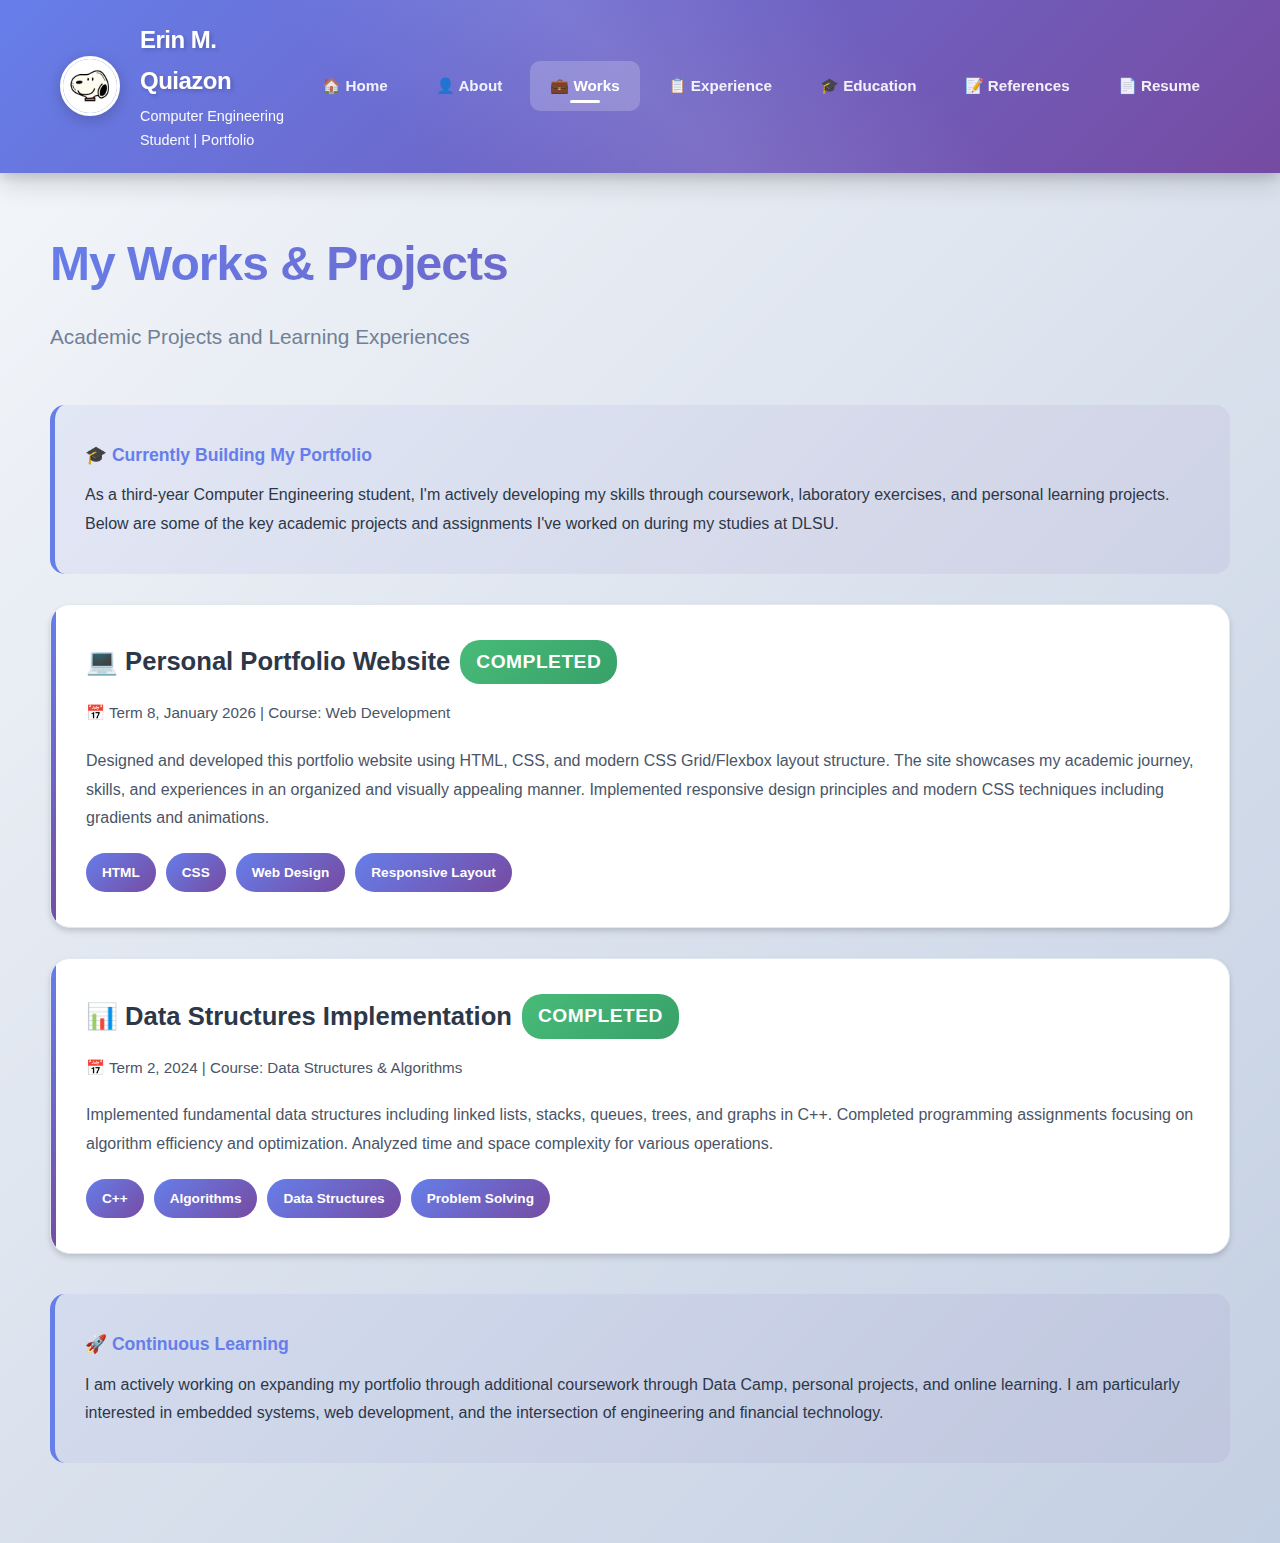
<file: works.html>
<!DOCTYPE html>
<html lang="en">
<head>
    <meta charset="UTF-8">
    <meta name="viewport" content="width=device-width, initial-scale=1.0">
    <title>Works | Erin Quiazon</title>
    <link rel="stylesheet" href="css/normalize.css">
    <link rel="stylesheet" href="css/main.css">
    <link rel="icon" href="icon.png">
</head>
<body>
        <div class="app-container">
        <header class="main-header">
            <div class="header-brand">
                <img src="img/snoopy.jpg" alt="Logo" class="header-logo">
                <div class="header-text">
                    <h1>Erin M. Quiazon</h1>
                    <p>Computer Engineering Student | Portfolio</p>
                </div>
            </div>
            
            <nav class="main-nav">
                <ul class="nav-links">
                    <li><a href="index.html">🏠 Home</a></li>
                    <li><a href="about.html">👤 About</a></li>
                    <li><a href="works.html" class="active">💼 Works</a></li>
                    <li><a href="experience.html">📋 Experience</a></li>
                    <li><a href="education.html">🎓 Education</a></li>
                    <li><a href="references.html">📝 References</a></li>
                    <li><a href="resume.html">📄 Resume</a></li>
                </ul>
            </nav>
        </header>

        <main class="main-content">
            <h1 class="page-title">My Works & Projects</h1>
            <p class="subtitle">Academic Projects and Learning Experiences</p>
            
            <div class="intro-section">
                <p><strong>🎓 Currently Building My Portfolio</strong></p>
                <p>As a third-year Computer Engineering student, I'm actively developing my skills through coursework, laboratory exercises, and personal learning projects. Below are some of the key academic projects and assignments I've worked on during my studies at DLSU.</p>
            </div>

            <div class="project">
                <h2>💻 Personal Portfolio Website <span class="status-badge status-completed">Completed</span></h2>
                <p class="project-meta">📅 Term 8, January 2026 | Course: Web Development</p>
                <p>Designed and developed this portfolio website using HTML, CSS, and modern CSS Grid/Flexbox layout structure. The site showcases my academic journey, skills, and experiences in an organized and visually appealing manner. Implemented responsive design principles and modern CSS techniques including gradients and animations.</p>
                <div class="project-tags">
                    <span class="tag">HTML</span>
                    <span class="tag">CSS</span>
                    <span class="tag">Web Design</span>
                    <span class="tag">Responsive Layout</span>
                </div>
            </div>

            <div class="project">
                <h2>📊 Data Structures Implementation <span class="status-badge status-completed">Completed</span></h2>
                <p class="project-meta">📅 Term 2, 2024 | Course: Data Structures & Algorithms</p>
                <p>Implemented fundamental data structures including linked lists, stacks, queues, trees, and graphs in C++. Completed programming assignments focusing on algorithm efficiency and optimization. Analyzed time and space complexity for various operations.</p>
                <div class="project-tags">
                    <span class="tag">C++</span>
                    <span class="tag">Algorithms</span>
                    <span class="tag">Data Structures</span>
                    <span class="tag">Problem Solving</span>
                </div>
            </div>

            <div class="intro-section" style="margin-top: 40px;">
                <p><strong>🚀 Continuous Learning</strong></p>
                <p>I am actively working on expanding my portfolio through additional coursework through Data Camp, personal projects, and online learning. I am particularly interested in embedded systems, web development, and the intersection of engineering and financial technology.</p>
            </div>
        </main>
    </div>
</body>
</html>
</file>
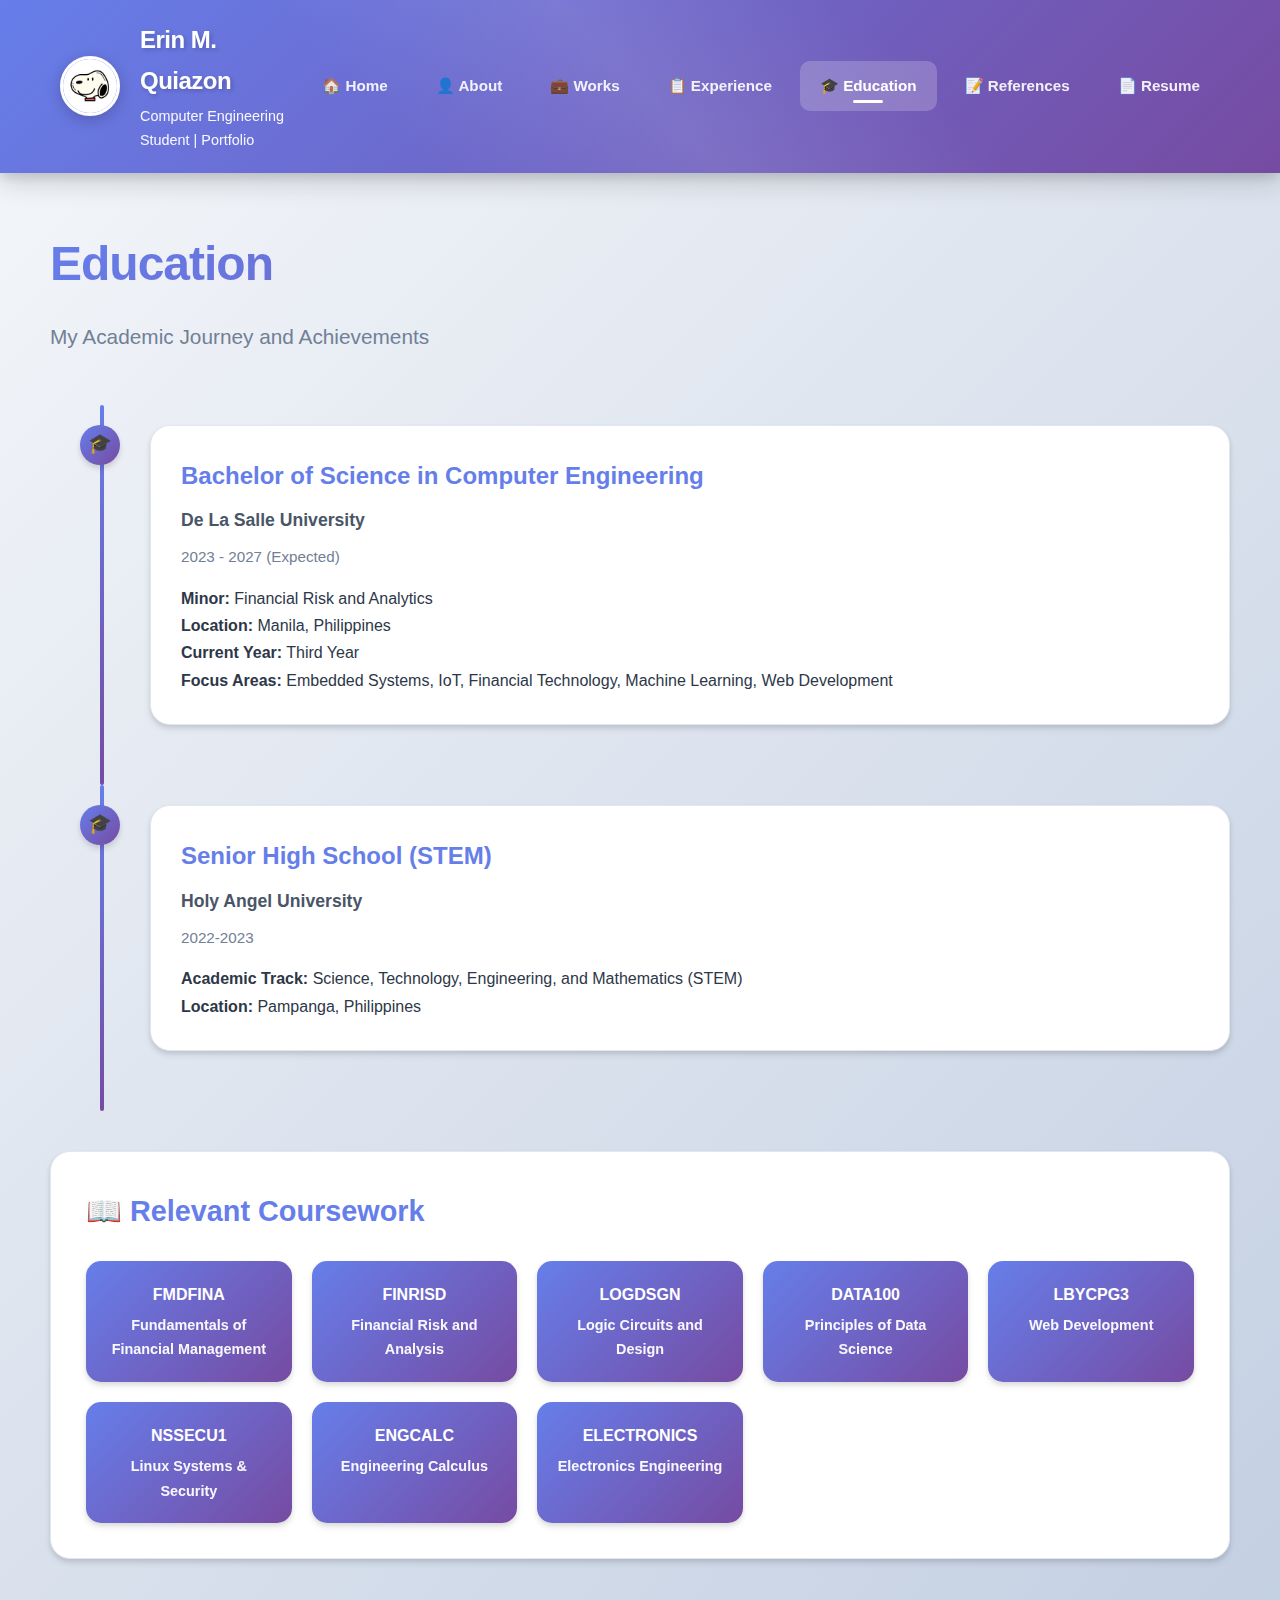
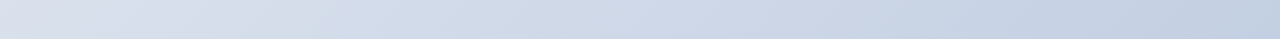
<file: my-website-portfolio-horizontal-nav/education.html>
<!DOCTYPE html>
<html lang="en">
<head>
    <meta charset="UTF-8">
    <meta name="viewport" content="width=device-width, initial-scale=1.0">
    <title>Education | Erin Quiazon</title>
    <link rel="stylesheet" href="css/normalize.css">
    <link rel="stylesheet" href="css/main.css">
    <link rel="icon" href="icon.png">
</head>
<body>
        <div class="app-container">
        <header class="main-header">
            <div class="header-brand">
                <img src="img/snoopy.jpg" alt="Logo" class="header-logo">
                <div class="header-text">
                    <h1>Erin M. Quiazon</h1>
                    <p>Computer Engineering Student | Portfolio</p>
                </div>
            </div>
            
            <nav class="main-nav">
                <ul class="nav-links">
                    <li><a href="index.html">🏠 Home</a></li>
                    <li><a href="about.html">👤 About</a></li>
                    <li><a href="works.html">💼 Works</a></li>
                    <li><a href="experience.html">📋 Experience</a></li>
                    <li><a href="education.html" class="active">🎓 Education</a></li>
                    <li><a href="references.html">📝 References</a></li>
                    <li><a href="resume.html">📄 Resume</a></li>
                </ul>
            </nav>
        </header>

        <main class="main-content">
            <h1 class="page-title">Education</h1>
            <p class="subtitle">My Academic Journey and Achievements</p>
            
            <div class="timeline">
                <div class="timeline-item">
                    <div class="timeline-icon">🎓</div>
                    <div class="timeline-content">
                        <h3>Bachelor of Science in Computer Engineering</h3>
                        <div class="institution">De La Salle University</div>
                        <div class="period">2023 - 2027 (Expected)</div>
                        <p><strong>Minor:</strong> Financial Risk and Analytics</p>
                        <p><strong>Location:</strong> Manila, Philippines</p>
                        <p><strong>Current Year:</strong> Third Year</p>
                        <p><strong>Focus Areas:</strong> Embedded Systems, IoT, Financial Technology, Machine Learning, Web Development</p>
                    </div>
                </div>
            
            </div>
            <div class="timeline">
                <div class="timeline-item">
                    <div class="timeline-icon">🎓</div>
                    <div class="timeline-content">
                        <h3>Senior High School (STEM)</h3>
                        <div class="institution">Holy Angel University</div>
                        <div class="period">2022-2023 </div>
                        <div class="minor"><strong>Academic Track:</strong> Science, Technology, Engineering, and Mathematics (STEM)</div>                      
                        <p><strong>Location:</strong> Pampanga, Philippines</p>
                    </div>
                </div>
            </div>
            <div class="section" style="margin-top: 40px;">
                <h2>📖 Relevant Coursework</h2>
                <div class="skills-grid">
                    <div class="skill-item">
                        <div style="font-weight: 700; margin-bottom: 5px;">FMDFINA</div>
                        <div style="font-size: 0.9em; opacity: 0.95;">Fundamentals of Financial Management</div>
                    </div>
                    <div class="skill-item">
                        <div style="font-weight: 700; margin-bottom: 5px;">FINRISD</div>
                        <div style="font-size: 0.9em; opacity: 0.95;">Financial Risk and Analysis</div>
                    </div>
                    <div class="skill-item">
                        <div style="font-weight: 700; margin-bottom: 5px;">LOGDSGN</div>
                        <div style="font-size: 0.9em; opacity: 0.95;">Logic Circuits and Design</div>
                    </div>
                    <div class="skill-item">
                        <div style="font-weight: 700; margin-bottom: 5px;">DATA100</div>
                        <div style="font-size: 0.9em; opacity: 0.95;">Principles of Data Science</div>
                    </div>
                    <div class="skill-item">
                        <div style="font-weight: 700; margin-bottom: 5px;">LBYCPG3</div>
                        <div style="font-size: 0.9em; opacity: 0.95;">Web Development</div>
                    </div>
                    <div class="skill-item">
                        <div style="font-weight: 700; margin-bottom: 5px;">NSSECU1</div>
                        <div style="font-size: 0.9em; opacity: 0.95;">Linux Systems & Security</div>
                    </div>
                    <div class="skill-item">
                        <div style="font-weight: 700; margin-bottom: 5px;">ENGCALC</div>
                        <div style="font-size: 0.9em; opacity: 0.95;">Engineering Calculus</div>
                    </div>
                    <div class="skill-item">
                        <div style="font-weight: 700; margin-bottom: 5px;">ELECTRONICS</div>
                        <div style="font-size: 0.9em; opacity: 0.95;">Electronics Engineering</div>
                    </div>
                </div>
            </div>
        </main>
    </div>
</body>
</html>
</file>
<file: css/main.css>
/* css/main.css - Enhanced Modern Design */

/* --- CSS Custom Properties (Variables) --- */
:root {
    --primary-color: #667eea;
    --primary-dark: #5568d3;
    --secondary-color: #764ba2;
    --accent-color: #f093fb;
    --text-dark: #2d3748;
    --text-medium: #4a5568;
    --text-light: #718096;
    --bg-light: #f7fafc;
    --bg-card: #ffffff;
    --border-color: #e2e8f0;
    --shadow-sm: 0 1px 3px rgba(0,0,0,0.12), 0 1px 2px rgba(0,0,0,0.24);
    --shadow-md: 0 4px 6px rgba(0,0,0,0.1), 0 2px 4px rgba(0,0,0,0.06);
    --shadow-lg: 0 10px 25px rgba(0,0,0,0.15), 0 5px 10px rgba(0,0,0,0.1);
    --shadow-xl: 0 20px 40px rgba(0,0,0,0.2);
    --transition-fast: 0.2s ease;
    --transition-normal: 0.3s ease;
    --transition-slow: 0.5s ease;
}

/* --- Reset & Base Styles --- */
* {
    box-sizing: border-box;
    margin: 0;
    padding: 0;
}

html {
    scroll-behavior: smooth;
}

body {
    font-family: 'Inter', -apple-system, BlinkMacSystemFont, 'Segoe UI', Roboto, 'Helvetica Neue', Arial, sans-serif;
    color: var(--text-dark);
    line-height: 1.7;
    min-height: 100vh;
    background: linear-gradient(135deg, #f5f7fa 0%, #c3cfe2 100%);
    animation: backgroundShift 15s ease infinite alternate;
}

@keyframes backgroundShift {
    0% { background-position: 0% 50%; }
    100% { background-position: 100% 50%; }
}

/* --- Layout Grid (Horizontal Navbar) --- */
.app-container {
    display: flex;
    flex-direction: column;
    min-height: 100vh;
    background-color: transparent;
}

/* --- Component: Header --- */
.main-header {
    background: linear-gradient(135deg, #667eea 0%, #764ba2 100%);
    padding: 20px 60px;
    display: flex;
    align-items: center;
    justify-content: space-between;
    box-shadow: var(--shadow-lg);
    z-index: 100;
    position: sticky;
    top: 0;
    overflow: hidden;
}

.main-header::before {
    content: '';
    position: absolute;
    top: 0;
    left: 0;
    right: 0;
    bottom: 0;
    background: linear-gradient(45deg, transparent 30%, rgba(255,255,255,0.1) 50%, transparent 70%);
    animation: shimmer 3s infinite;
}

@keyframes shimmer {
    0% { transform: translateX(-100%); }
    100% { transform: translateX(100%); }
}

.header-brand {
    display: flex;
    align-items: center;
    gap: 20px;
    position: relative;
    z-index: 1;
}

.header-logo {
    width: 60px;
    height: 60px;
    border-radius: 50%;
    border: 3px solid white;
    object-fit: cover;
    box-shadow: 0 4px 15px rgba(0,0,0,0.2);
    transition: transform var(--transition-normal);
}

.header-logo:hover {
    transform: scale(1.1) rotate(5deg);
}

.header-text {
    position: relative;
    z-index: 1;
}

.header-text h1 {
    font-size: 1.5em;
    color: white;
    font-weight: 700;
    margin-bottom: 2px;
    text-shadow: 2px 2px 4px rgba(0,0,0,0.2);
    letter-spacing: -0.5px;
}

.header-text p {
    color: rgba(255, 255, 255, 0.95);
    font-size: 0.9em;
    font-weight: 400;
    margin: 0;
}

/* --- Component: Horizontal Navigation --- */
.main-nav {
    position: relative;
    z-index: 1;
}

.nav-links {
    list-style: none;
    display: flex;
    gap: 8px;
    padding: 0;
    margin: 0;
    align-items: center;
}

.nav-links a {
    display: flex;
    align-items: center;
    padding: 12px 20px;
    text-decoration: none;
    color: rgba(255, 255, 255, 0.9);
    font-weight: 600;
    font-size: 0.95em;
    transition: all var(--transition-normal);
    border-radius: 10px;
    position: relative;
    white-space: nowrap;
}

.nav-links a::after {
    content: '';
    position: absolute;
    bottom: 8px;
    left: 50%;
    transform: translateX(-50%) scaleX(0);
    width: 30px;
    height: 3px;
    background: white;
    border-radius: 2px;
    transition: transform var(--transition-normal);
}

.nav-links a:hover {
    background: rgba(255, 255, 255, 0.15);
    color: white;
}

.nav-links a:hover::after,
.nav-links a.active::after {
    transform: translateX(-50%) scaleX(1);
}

.nav-links a.active {
    background: rgba(255, 255, 255, 0.2);
    color: white;
}

/* --- Component: Main Content Area --- */
.main-content {
    flex: 1;
    background-color: transparent;
    overflow-y: auto;
    animation: fadeIn 0.6s ease-in;
}

.home-content {
    padding: 0;
    display: flex;
    flex-direction: column;
}

/* Non-home pages get padding */
.main-content:not(.home-content) {
    padding: 50px;
    max-width: 1400px;
    margin: 0 auto;
    width: 100%;
}

@keyframes fadeIn {
    from {
        opacity: 0;
        transform: translateY(20px);
    }
    to {
        opacity: 1;
        transform: translateY(0);
    }
}

/* --- Hero Section --- */
.hero-section {
    min-height: calc(100vh - 110px);
    display: flex;
    align-items: center;
    padding: 60px 80px;
    background: linear-gradient(135deg, rgba(102,126,234,0.05) 0%, rgba(118,75,162,0.05) 100%);
    position: relative;
    overflow: hidden;
}

.hero-section::before {
    content: '';
    position: absolute;
    top: -50%;
    right: -20%;
    width: 800px;
    height: 800px;
    background: radial-gradient(circle, rgba(102,126,234,0.15) 0%, transparent 70%);
    border-radius: 50%;
    animation: float 20s ease-in-out infinite;
}

@keyframes float {
    0%, 100% { transform: translate(0, 0); }
    50% { transform: translate(-50px, -50px); }
}

.hero-content {
    display: grid;
    grid-template-columns: 1fr 1fr;
    gap: 80px;
    align-items: center;
    max-width: 1400px;
    margin: 0 auto;
    width: 100%;
    position: relative;
    z-index: 1;
}

.hero-text {
    animation: slideInLeft 0.8s ease-out;
}

@keyframes slideInLeft {
    from {
        opacity: 0;
        transform: translateX(-50px);
    }
    to {
        opacity: 1;
        transform: translateX(0);
    }
}

.hero-greeting {
    font-size: 1.3em;
    color: var(--primary-color);
    font-weight: 600;
    margin-bottom: 20px;
    letter-spacing: 0.5px;
}

.hero-title {
    font-size: 4em;
    font-weight: 900;
    line-height: 1.1;
    margin-bottom: 25px;
    color: var(--text-dark);
    letter-spacing: -2px;
}

.highlight-text {
    background: linear-gradient(135deg, var(--primary-color), var(--secondary-color));
    -webkit-background-clip: text;
    -webkit-text-fill-color: transparent;
    background-clip: text;
    display: block;
    margin-top: 10px;
}

.hero-subtitle {
    font-size: 1.15em;
    line-height: 1.8;
    color: var(--text-medium);
    margin-bottom: 40px;
    max-width: 600px;
}

.hero-buttons {
    display: flex;
    gap: 20px;
    margin-bottom: 40px;
    flex-wrap: wrap;
}

.btn-primary,
.btn-secondary {
    padding: 16px 36px;
    border-radius: 12px;
    font-weight: 600;
    font-size: 1.05em;
    text-decoration: none;
    transition: all var(--transition-normal);
    cursor: pointer;
    display: inline-block;
    letter-spacing: 0.3px;
}

.btn-primary {
    background: linear-gradient(135deg, var(--primary-color), var(--secondary-color));
    color: white;
    box-shadow: var(--shadow-md);
}

.btn-primary:hover {
    transform: translateY(-3px);
    box-shadow: var(--shadow-lg);
}

.btn-secondary {
    background: transparent;
    color: var(--primary-color);
    border: 2px solid var(--primary-color);
}

.btn-secondary:hover {
    background: var(--primary-color);
    color: white;
    transform: translateY(-3px);
}

.hero-social {
    display: flex;
    gap: 15px;
}

.social-link {
    width: 48px;
    height: 48px;
    border-radius: 12px;
    background: white;
    display: flex;
    align-items: center;
    justify-content: center;
    color: var(--primary-color);
    transition: all var(--transition-normal);
    box-shadow: var(--shadow-sm);
}

.social-link:hover {
    background: linear-gradient(135deg, var(--primary-color), var(--secondary-color));
    color: white;
    transform: translateY(-5px);
    box-shadow: var(--shadow-md);
}

/* Hero Image */
.hero-image-wrapper {
    position: relative;
    animation: slideInRight 0.8s ease-out;
}

@keyframes slideInRight {
    from {
        opacity: 0;
        transform: translateX(50px);
    }
    to {
        opacity: 1;
        transform: translateX(0);
    }
}

.hero-image-container {
    position: relative;
    width: 100%;
    max-width: 500px;
    margin: 0 auto;
}

.hero-image {
    width: 100%;
    height: auto;
    border-radius: 30px;
    box-shadow: var(--shadow-xl);
    position: relative;
    z-index: 2;
    transition: transform var(--transition-normal);
}

.hero-image:hover {
    transform: scale(1.02);
}

.image-decoration {
    position: absolute;
    top: -20px;
    right: -20px;
    width: calc(100% - 40px);
    height: calc(100% - 40px);
    background: linear-gradient(135deg, var(--primary-color), var(--secondary-color));
    border-radius: 30px;
    z-index: 1;
    opacity: 0.3;
}

/* --- Stats Section --- */
.stats-section {
    display: grid;
    grid-template-columns: repeat(4, 1fr);
    gap: 30px;
    padding: 60px 80px;
    background: white;
}

.stat-card {
    text-align: center;
    padding: 35px 25px;
    border-radius: 20px;
    background: linear-gradient(135deg, rgba(102,126,234,0.08), rgba(118,75,162,0.08));
    transition: all var(--transition-normal);
    border: 2px solid transparent;
}

.stat-card:hover {
    transform: translateY(-10px);
    border-color: var(--primary-color);
    box-shadow: var(--shadow-lg);
}

.stat-icon {
    font-size: 3em;
    margin-bottom: 15px;
}

.stat-number {
    font-size: 2.5em;
    font-weight: 800;
    background: linear-gradient(135deg, var(--primary-color), var(--secondary-color));
    -webkit-background-clip: text;
    -webkit-text-fill-color: transparent;
    background-clip: text;
    margin-bottom: 10px;
}

.stat-label {
    color: var(--text-medium);
    font-weight: 600;
    font-size: 0.95em;
}

/* --- Featured Section --- */
.featured-section {
    padding: 80px;
    background: linear-gradient(135deg, rgba(102,126,234,0.03) 0%, rgba(118,75,162,0.03) 100%);
}

.section-title {
    text-align: center;
    font-size: 3em;
    font-weight: 800;
    margin-bottom: 60px;
    background: linear-gradient(135deg, var(--primary-color), var(--secondary-color));
    -webkit-background-clip: text;
    -webkit-text-fill-color: transparent;
    background-clip: text;
}

.featured-grid {
    display: grid;
    grid-template-columns: repeat(2, 1fr);
    gap: 35px;
    max-width: 1200px;
    margin: 0 auto;
}

.featured-card {
    background: white;
    padding: 45px;
    border-radius: 25px;
    box-shadow: var(--shadow-md);
    transition: all var(--transition-normal);
    border: 2px solid transparent;
    position: relative;
    overflow: hidden;
}

.featured-card::before {
    content: '';
    position: absolute;
    top: 0;
    left: 0;
    width: 100%;
    height: 5px;
    background: linear-gradient(90deg, var(--primary-color), var(--secondary-color));
    transform: scaleX(0);
    transform-origin: left;
    transition: transform var(--transition-normal);
}

.featured-card:hover::before {
    transform: scaleX(1);
}

.featured-card:hover {
    transform: translateY(-10px);
    box-shadow: var(--shadow-xl);
    border-color: var(--primary-color);
}

.featured-icon {
    font-size: 3.5em;
    margin-bottom: 20px;
}

.featured-card h3 {
    font-size: 1.6em;
    color: var(--text-dark);
    margin-bottom: 15px;
    font-weight: 700;
}

.featured-card p {
    color: var(--text-medium);
    line-height: 1.7;
    font-size: 1.05em;
}

/* --- CTA Section --- */
.cta-section {
    padding: 100px 80px;
    text-align: center;
    background: linear-gradient(135deg, var(--primary-color), var(--secondary-color));
    color: white;
    position: relative;
    overflow: hidden;
}

.cta-section::before {
    content: '';
    position: absolute;
    top: 0;
    left: 0;
    right: 0;
    bottom: 0;
    background: url('data:image/svg+xml,<svg width="100" height="100" xmlns="http://www.w3.org/2000/svg"><circle cx="50" cy="50" r="40" fill="rgba(255,255,255,0.03)"/></svg>');
    animation: backgroundMove 30s linear infinite;
}

@keyframes backgroundMove {
    from { transform: translate(0, 0); }
    to { transform: translate(100px, 100px); }
}

.cta-section h2 {
    font-size: 3em;
    font-weight: 800;
    margin-bottom: 20px;
    position: relative;
    z-index: 1;
}

.cta-section p {
    font-size: 1.3em;
    margin-bottom: 40px;
    opacity: 0.95;
    max-width: 700px;
    margin-left: auto;
    margin-right: auto;
    position: relative;
    z-index: 1;
}

.btn-cta {
    display: inline-block;
    padding: 18px 50px;
    background: white;
    color: var(--primary-color);
    border-radius: 12px;
    font-weight: 700;
    font-size: 1.1em;
    text-decoration: none;
    transition: all var(--transition-normal);
    box-shadow: 0 10px 30px rgba(0,0,0,0.2);
    position: relative;
    z-index: 1;
}

.btn-cta:hover {
    transform: translateY(-5px) scale(1.05);
    box-shadow: 0 15px 40px rgba(0,0,0,0.3);
}

/* --- Typography & Headings --- */
.page-title {
    font-size: 3em;
    font-weight: 800;
    background: linear-gradient(135deg, var(--primary-color), var(--secondary-color));
    -webkit-background-clip: text;
    -webkit-text-fill-color: transparent;
    background-clip: text;
    margin-top: 0;
    margin-bottom: 15px;
    letter-spacing: -1px;
    animation: slideInDown 0.6s ease-out;
}

@keyframes slideInDown {
    from {
        opacity: 0;
        transform: translateY(-30px);
    }
    to {
        opacity: 1;
        transform: translateY(0);
    }
}

.subtitle {
    font-size: 1.3em;
    color: var(--text-light);
    margin-bottom: 50px;
    font-weight: 400;
}

/* --- Card & Section Styles --- */
.section {
    background: var(--bg-card);
    padding: 35px;
    border-radius: 20px;
    margin-bottom: 30px;
    box-shadow: var(--shadow-md);
    transition: all var(--transition-normal);
    border: 1px solid var(--border-color);
}

.section:hover {
    transform: translateY(-5px);
    box-shadow: var(--shadow-lg);
}

.section h2 {
    color: var(--primary-color);
    font-size: 1.8em;
    margin-bottom: 20px;
    font-weight: 700;
    display: flex;
    align-items: center;
    gap: 12px;
}

/* --- Profile Section (Home) --- */
.profile-section {
    display: flex;
    gap: 50px;
    align-items: center;
    padding: 50px;
    background: linear-gradient(135deg, rgba(255,255,255,0.95), rgba(255,255,255,0.85));
    backdrop-filter: blur(10px);
    border-radius: 25px;
    box-shadow: var(--shadow-xl);
    margin-bottom: 50px;
    border: 1px solid rgba(255,255,255,0.8);
    position: relative;
    overflow: hidden;
}

.profile-section::before {
    content: '';
    position: absolute;
    top: -50%;
    right: -50%;
    width: 200%;
    height: 200%;
    background: radial-gradient(circle, rgba(102,126,234,0.1) 0%, transparent 70%);
    animation: rotate 20s linear infinite;
}

@keyframes rotate {
    from { transform: rotate(0deg); }
    to { transform: rotate(360deg); }
}

.profile-image {
    width: 220px;
    height: 220px;
    border-radius: 50%;
    border: 6px solid white;
    box-shadow: 0 10px 30px rgba(0,0,0,0.2);
    object-fit: cover;
    transition: transform var(--transition-slow);
    position: relative;
    z-index: 1;
}

.profile-image:hover {
    transform: scale(1.08) rotate(5deg);
    box-shadow: 0 15px 40px rgba(102,126,234,0.4);
}

.profile-text {
    flex: 1;
    position: relative;
    z-index: 1;
}

.profile-text h2 {
    margin-top: 0;
    color: var(--text-dark);
    font-size: 2.2em;
    margin-bottom: 20px;
    font-weight: 700;
}

.profile-text p {
    font-size: 1.1em;
    line-height: 1.8;
    color: var(--text-medium);
    margin-bottom: 15px;
}

/* --- Skills Grid --- */
.skills-grid {
    display: grid;
    grid-template-columns: repeat(auto-fit, minmax(200px, 1fr));
    gap: 20px;
    margin-top: 25px;
}

.skill-item {
    background: linear-gradient(135deg, var(--primary-color), var(--secondary-color));
    color: white;
    padding: 20px;
    border-radius: 15px;
    text-align: center;
    font-weight: 600;
    font-size: 1em;
    box-shadow: var(--shadow-md);
    transition: all var(--transition-normal);
    cursor: default;
}

.skill-item:hover {
    transform: translateY(-8px) scale(1.05);
    box-shadow: var(--shadow-lg);
}

/* --- Interest Tags --- */
.interests-list {
    display: flex;
    flex-wrap: wrap;
    gap: 15px;
    margin-top: 20px;
}

.interest-tag {
    background: linear-gradient(135deg, rgba(102,126,234,0.15), rgba(118,75,162,0.15));
    color: var(--primary-color);
    padding: 12px 24px;
    border-radius: 25px;
    font-weight: 600;
    font-size: 0.95em;
    border: 2px solid var(--primary-color);
    transition: all var(--transition-normal);
    cursor: default;
}

.interest-tag:hover {
    background: linear-gradient(135deg, var(--primary-color), var(--secondary-color));
    color: white;
    transform: scale(1.1);
    box-shadow: var(--shadow-md);
}

/* --- Forms --- */
.contact-form {
    background: var(--bg-card);
    padding: 45px;
    border-radius: 20px;
    max-width: 700px;
    margin-top: 50px;
    box-shadow: var(--shadow-lg);
    border: 1px solid var(--border-color);
}

.contact-form h2 {
    color: var(--primary-color);
    margin-bottom: 30px;
    font-size: 2em;
    font-weight: 700;
}

.form-group {
    margin-bottom: 25px;
}

.form-group label {
    display: block;
    margin-bottom: 10px;
    color: var(--text-dark);
    font-weight: 600;
    font-size: 0.95em;
}

.form-group input,
.form-group textarea,
.form-group select {
    width: 100%;
    padding: 14px 18px;
    border: 2px solid var(--border-color);
    border-radius: 12px;
    font-family: inherit;
    font-size: 1em;
    transition: all var(--transition-normal);
    background-color: var(--bg-light);
}

.form-group input:focus,
.form-group textarea:focus,
.form-group select:focus {
    outline: none;
    border-color: var(--primary-color);
    background-color: white;
    box-shadow: 0 0 0 4px rgba(102,126,234,0.1);
}

.form-group textarea {
    resize: vertical;
    min-height: 120px;
}

.btn-submit {
    background: linear-gradient(135deg, var(--primary-color), var(--secondary-color));
    color: white;
    border: none;
    padding: 16px 40px;
    border-radius: 12px;
    cursor: pointer;
    font-size: 1.05em;
    font-weight: 600;
    transition: all var(--transition-normal);
    box-shadow: var(--shadow-md);
    text-transform: uppercase;
    letter-spacing: 0.5px;
}

.btn-submit:hover {
    transform: translateY(-3px);
    box-shadow: var(--shadow-lg);
}

.btn-submit:active {
    transform: translateY(-1px);
}

/* --- Responsive Mobile Design --- */
@media (max-width: 968px) {
    .main-header {
        flex-direction: column;
        padding: 15px 20px;
        gap: 15px;
    }

    .header-brand {
        width: 100%;
        justify-content: center;
    }

    .header-logo {
        width: 50px;
        height: 50px;
    }

    .header-text h1 {
        font-size: 1.2em;
    }

    .header-text p {
        font-size: 0.85em;
    }

    .main-nav {
        width: 100%;
        overflow-x: auto;
    }
    
    .nav-links {
        justify-content: flex-start;
        gap: 8px;
        padding: 0 10px;
    }

    .nav-links a {
        padding: 10px 15px;
        font-size: 0.85em;
    }

    .main-content:not(.home-content) {
        padding: 30px 20px;
    }

    .page-title {
        font-size: 2.2em;
    }

    .profile-section {
        flex-direction: column;
        text-align: center;
        padding: 35px 25px;
        gap: 30px;
    }

    .profile-text h2 {
        font-size: 1.8em;
    }

    .skills-grid {
        grid-template-columns: 1fr;
    }

    .contact-form {
        padding: 30px 25px;
    }

    .timeline::before {
        left: 30px;
    }

    .timeline-item {
        padding-left: 70px;
    }

    .timeline-icon {
        left: 15px;
    }

    .project-tags,
    .interests-list {
        justify-content: center;
    }

    /* Hero Section Mobile */
    .hero-section {
        min-height: auto;
        padding: 40px 25px;
    }

    .hero-content {
        grid-template-columns: 1fr;
        gap: 40px;
    }

    .hero-title {
        font-size: 2.5em;
    }

    .hero-subtitle {
        font-size: 1em;
    }

    .hero-buttons {
        flex-direction: column;
    }

    .btn-primary,
    .btn-secondary {
        width: 100%;
        text-align: center;
    }

    .hero-image-container {
        max-width: 100%;
    }

    .image-decoration {
        top: -10px;
        right: -10px;
        width: calc(100% - 20px);
        height: calc(100% - 20px);
    }

    /* Stats Section Mobile */
    .stats-section {
        grid-template-columns: repeat(2, 1fr);
        padding: 40px 25px;
        gap: 20px;
    }

    .stat-card {
        padding: 25px 15px;
    }

    .stat-number {
        font-size: 2em;
    }

    /* Featured Section Mobile */
    .featured-section {
        padding: 50px 25px;
    }

    .section-title {
        font-size: 2em;
        margin-bottom: 40px;
    }

    .featured-grid {
        grid-template-columns: 1fr;
        gap: 25px;
    }

    .featured-card {
        padding: 30px 25px;
    }

    /* CTA Section Mobile */
    .cta-section {
        padding: 60px 25px;
    }

    .cta-section h2 {
        font-size: 2em;
    }

    .cta-section p {
        font-size: 1.1em;
    }

    .reference-card {
        flex-direction: column;
        text-align: center;
        gap: 20px;
    }

    .reference-icon {
        margin: 0 auto;
    }
}

/* --- Project Cards --- */
.intro-section {
    background: linear-gradient(135deg, rgba(102,126,234,0.08), rgba(118,75,162,0.08));
    padding: 25px 30px;
    border-radius: 15px;
    margin-bottom: 30px;
    border-left: 5px solid var(--primary-color);
}

.intro-section p {
    margin: 10px 0;
    line-height: 1.8;
}

.intro-section strong {
    color: var(--primary-color);
    font-size: 1.1em;
}

.project {
    background: var(--bg-card);
    padding: 35px;
    border-radius: 20px;
    margin-bottom: 30px;
    box-shadow: var(--shadow-md);
    transition: all var(--transition-normal);
    border: 1px solid var(--border-color);
    position: relative;
    overflow: hidden;
}

.project::before {
    content: '';
    position: absolute;
    top: 0;
    left: 0;
    width: 5px;
    height: 100%;
    background: linear-gradient(180deg, var(--primary-color), var(--secondary-color));
}

.project:hover {
    transform: translateY(-5px);
    box-shadow: var(--shadow-lg);
}

.project h2 {
    color: var(--text-dark);
    font-size: 1.6em;
    margin-bottom: 15px;
    font-weight: 700;
    display: flex;
    align-items: center;
    gap: 10px;
    flex-wrap: wrap;
}

.project-meta {
    color: var(--text-light);
    font-size: 0.95em;
    margin-bottom: 15px;
    font-weight: 500;
}

.project p {
    line-height: 1.8;
    color: var(--text-medium);
    margin-bottom: 20px;
}

.project-tags {
    display: flex;
    flex-wrap: wrap;
    gap: 10px;
    margin-top: 20px;
}

.tag {
    background: linear-gradient(135deg, var(--primary-color), var(--secondary-color));
    color: white;
    padding: 8px 16px;
    border-radius: 20px;
    font-size: 0.85em;
    font-weight: 600;
    transition: all var(--transition-fast);
}

.tag:hover {
    transform: scale(1.1);
    box-shadow: var(--shadow-md);
}

.status-badge {
    padding: 6px 16px;
    border-radius: 20px;
    font-size: 0.75em;
    font-weight: 600;
    text-transform: uppercase;
    letter-spacing: 0.5px;
}

.status-completed {
    background: linear-gradient(135deg, #48bb78, #38a169);
    color: white;
}

.status-ongoing {
    background: linear-gradient(135deg, #4299e1, #3182ce);
    color: white;
}

/* --- Timeline Styles (for Experience & Education) --- */
.timeline {
    position: relative;
    padding: 20px 0;
}

.timeline::before {
    content: '';
    position: absolute;
    left: 50px;
    top: 0;
    bottom: 0;
    width: 4px;
    background: linear-gradient(180deg, var(--primary-color), var(--secondary-color));
    border-radius: 2px;
}

.timeline-item {
    position: relative;
    padding-left: 100px;
    margin-bottom: 40px;
    animation: fadeInLeft 0.6s ease-out;
}

@keyframes fadeInLeft {
    from {
        opacity: 0;
        transform: translateX(-30px);
    }
    to {
        opacity: 1;
        transform: translateX(0);
    }
}

.timeline-icon {
    position: absolute;
    left: 30px;
    top: 0;
    width: 40px;
    height: 40px;
    background: linear-gradient(135deg, var(--primary-color), var(--secondary-color));
    border-radius: 50%;
    display: flex;
    align-items: center;
    justify-content: center;
    color: white;
    font-size: 1.2em;
    box-shadow: var(--shadow-md);
    z-index: 1;
}

.timeline-content {
    background: var(--bg-card);
    padding: 30px;
    border-radius: 20px;
    box-shadow: var(--shadow-md);
    border: 1px solid var(--border-color);
    transition: all var(--transition-normal);
}

.timeline-content:hover {
    transform: translateX(10px);
    box-shadow: var(--shadow-lg);
}

.timeline-content h3 {
    color: var(--primary-color);
    font-size: 1.5em;
    margin-bottom: 10px;
    font-weight: 700;
}

.timeline-content .company,
.timeline-content .institution {
    color: var(--text-medium);
    font-size: 1.1em;
    font-weight: 600;
    margin-bottom: 8px;
}

.timeline-content .period {
    color: var(--text-light);
    font-size: 0.95em;
    margin-bottom: 15px;
    font-weight: 500;
}

.timeline-content ul {
    list-style: none;
    padding: 0;
    margin: 15px 0 0 0;
}

.timeline-content li {
    padding-left: 25px;
    margin-bottom: 10px;
    position: relative;
    line-height: 1.7;
    color: var(--text-medium);
}

.timeline-content li::before {
    content: '→';
    position: absolute;
    left: 0;
    color: var(--primary-color);
    font-weight: bold;
}

/* --- Reference Cards --- */
.reference-card {
    background: var(--bg-card);
    padding: 35px;
    border-radius: 20px;
    margin-bottom: 30px;
    box-shadow: var(--shadow-md);
    transition: all var(--transition-normal);
    border: 1px solid var(--border-color);
    display: flex;
    gap: 30px;
    align-items: flex-start;
}

.reference-card:hover {
    transform: translateY(-5px);
    box-shadow: var(--shadow-lg);
}

.reference-icon {
    width: 80px;
    height: 80px;
    background: linear-gradient(135deg, var(--primary-color), var(--secondary-color));
    border-radius: 50%;
    display: flex;
    align-items: center;
    justify-content: center;
    color: white;
    font-size: 2em;
    flex-shrink: 0;
    box-shadow: var(--shadow-md);
}

.reference-content {
    flex: 1;
}

.reference-content h3 {
    color: var(--text-dark);
    font-size: 1.5em;
    margin-bottom: 8px;
    font-weight: 700;
}

.reference-content .position {
    color: var(--text-medium);
    font-size: 1.05em;
    margin-bottom: 5px;
    font-weight: 600;
}

.reference-content .company {
    color: var(--text-light);
    font-size: 0.95em;
    margin-bottom: 15px;
}

.reference-content .contact {
    color: var(--primary-color);
    font-size: 0.95em;
    font-weight: 500;
}

.reference-content p {
    line-height: 1.8;
    color: var(--text-medium);
    margin-top: 15px;
}

/* --- Additional Utilities --- */
.highlight-box {
    background: linear-gradient(135deg, rgba(102,126,234,0.1), rgba(118,75,162,0.1));
    border-left: 4px solid var(--primary-color);
    padding: 20px 25px;
    border-radius: 10px;
    margin: 20px 0;
}

.divider {
    height: 2px;
    background: linear-gradient(90deg, transparent, var(--primary-color), transparent);
    margin: 40px 0;
}

.text-center {
    text-align: center;
}

.text-gradient {
    background: linear-gradient(135deg, var(--primary-color), var(--secondary-color));
    -webkit-background-clip: text;
    -webkit-text-fill-color: transparent;
    background-clip: text;
}
</file>
<file: my-website-portfolio-horizontal-nav/css/main.css>
/* css/main.css - Enhanced Modern Design */

/* --- CSS Custom Properties (Variables) --- */
:root {
    --primary-color: #667eea;
    --primary-dark: #5568d3;
    --secondary-color: #764ba2;
    --accent-color: #f093fb;
    --text-dark: #2d3748;
    --text-medium: #4a5568;
    --text-light: #718096;
    --bg-light: #f7fafc;
    --bg-card: #ffffff;
    --border-color: #e2e8f0;
    --shadow-sm: 0 1px 3px rgba(0,0,0,0.12), 0 1px 2px rgba(0,0,0,0.24);
    --shadow-md: 0 4px 6px rgba(0,0,0,0.1), 0 2px 4px rgba(0,0,0,0.06);
    --shadow-lg: 0 10px 25px rgba(0,0,0,0.15), 0 5px 10px rgba(0,0,0,0.1);
    --shadow-xl: 0 20px 40px rgba(0,0,0,0.2);
    --transition-fast: 0.2s ease;
    --transition-normal: 0.3s ease;
    --transition-slow: 0.5s ease;
}

/* --- Reset & Base Styles --- */
* {
    box-sizing: border-box;
    margin: 0;
    padding: 0;
}

html {
    scroll-behavior: smooth;
}

body {
    font-family: 'Inter', -apple-system, BlinkMacSystemFont, 'Segoe UI', Roboto, 'Helvetica Neue', Arial, sans-serif;
    color: var(--text-dark);
    line-height: 1.7;
    min-height: 100vh;
    background: linear-gradient(135deg, #f5f7fa 0%, #c3cfe2 100%);
    animation: backgroundShift 15s ease infinite alternate;
}

@keyframes backgroundShift {
    0% { background-position: 0% 50%; }
    100% { background-position: 100% 50%; }
}

/* --- Layout Grid (Horizontal Navbar) --- */
.app-container {
    display: flex;
    flex-direction: column;
    min-height: 100vh;
    background-color: transparent;
}

/* --- Component: Header --- */
.main-header {
    background: linear-gradient(135deg, #667eea 0%, #764ba2 100%);
    padding: 20px 60px;
    display: flex;
    align-items: center;
    justify-content: space-between;
    box-shadow: var(--shadow-lg);
    z-index: 100;
    position: sticky;
    top: 0;
    overflow: hidden;
}

.main-header::before {
    content: '';
    position: absolute;
    top: 0;
    left: 0;
    right: 0;
    bottom: 0;
    background: linear-gradient(45deg, transparent 30%, rgba(255,255,255,0.1) 50%, transparent 70%);
    animation: shimmer 3s infinite;
}

@keyframes shimmer {
    0% { transform: translateX(-100%); }
    100% { transform: translateX(100%); }
}

.header-brand {
    display: flex;
    align-items: center;
    gap: 20px;
    position: relative;
    z-index: 1;
}

.header-logo {
    width: 60px;
    height: 60px;
    border-radius: 50%;
    border: 3px solid white;
    object-fit: cover;
    box-shadow: 0 4px 15px rgba(0,0,0,0.2);
    transition: transform var(--transition-normal);
}

.header-logo:hover {
    transform: scale(1.1) rotate(5deg);
}

.header-text {
    position: relative;
    z-index: 1;
}

.header-text h1 {
    font-size: 1.5em;
    color: white;
    font-weight: 700;
    margin-bottom: 2px;
    text-shadow: 2px 2px 4px rgba(0,0,0,0.2);
    letter-spacing: -0.5px;
}

.header-text p {
    color: rgba(255, 255, 255, 0.95);
    font-size: 0.9em;
    font-weight: 400;
    margin: 0;
}

/* --- Component: Horizontal Navigation --- */
.main-nav {
    position: relative;
    z-index: 1;
}

.nav-links {
    list-style: none;
    display: flex;
    gap: 8px;
    padding: 0;
    margin: 0;
    align-items: center;
}

.nav-links a {
    display: flex;
    align-items: center;
    padding: 12px 20px;
    text-decoration: none;
    color: rgba(255, 255, 255, 0.9);
    font-weight: 600;
    font-size: 0.95em;
    transition: all var(--transition-normal);
    border-radius: 10px;
    position: relative;
    white-space: nowrap;
}

.nav-links a::after {
    content: '';
    position: absolute;
    bottom: 8px;
    left: 50%;
    transform: translateX(-50%) scaleX(0);
    width: 30px;
    height: 3px;
    background: white;
    border-radius: 2px;
    transition: transform var(--transition-normal);
}

.nav-links a:hover {
    background: rgba(255, 255, 255, 0.15);
    color: white;
}

.nav-links a:hover::after,
.nav-links a.active::after {
    transform: translateX(-50%) scaleX(1);
}

.nav-links a.active {
    background: rgba(255, 255, 255, 0.2);
    color: white;
}

/* --- Component: Main Content Area --- */
.main-content {
    flex: 1;
    background-color: transparent;
    overflow-y: auto;
    animation: fadeIn 0.6s ease-in;
}

.home-content {
    padding: 0;
    display: flex;
    flex-direction: column;
}

/* Non-home pages get padding */
.main-content:not(.home-content) {
    padding: 50px;
    max-width: 1400px;
    margin: 0 auto;
    width: 100%;
}

@keyframes fadeIn {
    from {
        opacity: 0;
        transform: translateY(20px);
    }
    to {
        opacity: 1;
        transform: translateY(0);
    }
}

/* --- Hero Section --- */
.hero-section {
    min-height: calc(100vh - 110px);
    display: flex;
    align-items: center;
    padding: 60px 80px;
    background: linear-gradient(135deg, rgba(102,126,234,0.05) 0%, rgba(118,75,162,0.05) 100%);
    position: relative;
    overflow: hidden;
}

.hero-section::before {
    content: '';
    position: absolute;
    top: -50%;
    right: -20%;
    width: 800px;
    height: 800px;
    background: radial-gradient(circle, rgba(102,126,234,0.15) 0%, transparent 70%);
    border-radius: 50%;
    animation: float 20s ease-in-out infinite;
}

@keyframes float {
    0%, 100% { transform: translate(0, 0); }
    50% { transform: translate(-50px, -50px); }
}

.hero-content {
    display: grid;
    grid-template-columns: 1fr 1fr;
    gap: 80px;
    align-items: center;
    max-width: 1400px;
    margin: 0 auto;
    width: 100%;
    position: relative;
    z-index: 1;
}

.hero-text {
    animation: slideInLeft 0.8s ease-out;
}

@keyframes slideInLeft {
    from {
        opacity: 0;
        transform: translateX(-50px);
    }
    to {
        opacity: 1;
        transform: translateX(0);
    }
}

.hero-greeting {
    font-size: 1.3em;
    color: var(--primary-color);
    font-weight: 600;
    margin-bottom: 20px;
    letter-spacing: 0.5px;
}

.hero-title {
    font-size: 4em;
    font-weight: 900;
    line-height: 1.1;
    margin-bottom: 25px;
    color: var(--text-dark);
    letter-spacing: -2px;
}

.highlight-text {
    background: linear-gradient(135deg, var(--primary-color), var(--secondary-color));
    -webkit-background-clip: text;
    -webkit-text-fill-color: transparent;
    background-clip: text;
    display: block;
    margin-top: 10px;
}

.hero-subtitle {
    font-size: 1.15em;
    line-height: 1.8;
    color: var(--text-medium);
    margin-bottom: 40px;
    max-width: 600px;
}

.hero-buttons {
    display: flex;
    gap: 20px;
    margin-bottom: 40px;
    flex-wrap: wrap;
}

.btn-primary,
.btn-secondary {
    padding: 16px 36px;
    border-radius: 12px;
    font-weight: 600;
    font-size: 1.05em;
    text-decoration: none;
    transition: all var(--transition-normal);
    cursor: pointer;
    display: inline-block;
    letter-spacing: 0.3px;
}

.btn-primary {
    background: linear-gradient(135deg, var(--primary-color), var(--secondary-color));
    color: white;
    box-shadow: var(--shadow-md);
}

.btn-primary:hover {
    transform: translateY(-3px);
    box-shadow: var(--shadow-lg);
}

.btn-secondary {
    background: transparent;
    color: var(--primary-color);
    border: 2px solid var(--primary-color);
}

.btn-secondary:hover {
    background: var(--primary-color);
    color: white;
    transform: translateY(-3px);
}

.hero-social {
    display: flex;
    gap: 15px;
}

.social-link {
    width: 48px;
    height: 48px;
    border-radius: 12px;
    background: white;
    display: flex;
    align-items: center;
    justify-content: center;
    color: var(--primary-color);
    transition: all var(--transition-normal);
    box-shadow: var(--shadow-sm);
}

.social-link:hover {
    background: linear-gradient(135deg, var(--primary-color), var(--secondary-color));
    color: white;
    transform: translateY(-5px);
    box-shadow: var(--shadow-md);
}

/* Hero Image */
.hero-image-wrapper {
    position: relative;
    animation: slideInRight 0.8s ease-out;
}

@keyframes slideInRight {
    from {
        opacity: 0;
        transform: translateX(50px);
    }
    to {
        opacity: 1;
        transform: translateX(0);
    }
}

.hero-image-container {
    position: relative;
    width: 100%;
    max-width: 500px;
    margin: 0 auto;
}

.hero-image {
    width: 100%;
    height: auto;
    border-radius: 30px;
    box-shadow: var(--shadow-xl);
    position: relative;
    z-index: 2;
    transition: transform var(--transition-normal);
}

.hero-image:hover {
    transform: scale(1.02);
}

.image-decoration {
    position: absolute;
    top: -20px;
    right: -20px;
    width: calc(100% - 40px);
    height: calc(100% - 40px);
    background: linear-gradient(135deg, var(--primary-color), var(--secondary-color));
    border-radius: 30px;
    z-index: 1;
    opacity: 0.3;
}

/* --- Stats Section --- */
.stats-section {
    display: grid;
    grid-template-columns: repeat(4, 1fr);
    gap: 30px;
    padding: 60px 80px;
    background: white;
}

.stat-card {
    text-align: center;
    padding: 35px 25px;
    border-radius: 20px;
    background: linear-gradient(135deg, rgba(102,126,234,0.08), rgba(118,75,162,0.08));
    transition: all var(--transition-normal);
    border: 2px solid transparent;
}

.stat-card:hover {
    transform: translateY(-10px);
    border-color: var(--primary-color);
    box-shadow: var(--shadow-lg);
}

.stat-icon {
    font-size: 3em;
    margin-bottom: 15px;
}

.stat-number {
    font-size: 2.5em;
    font-weight: 800;
    background: linear-gradient(135deg, var(--primary-color), var(--secondary-color));
    -webkit-background-clip: text;
    -webkit-text-fill-color: transparent;
    background-clip: text;
    margin-bottom: 10px;
}

.stat-label {
    color: var(--text-medium);
    font-weight: 600;
    font-size: 0.95em;
}

/* --- Featured Section --- */
.featured-section {
    padding: 80px;
    background: linear-gradient(135deg, rgba(102,126,234,0.03) 0%, rgba(118,75,162,0.03) 100%);
}

.section-title {
    text-align: center;
    font-size: 3em;
    font-weight: 800;
    margin-bottom: 60px;
    background: linear-gradient(135deg, var(--primary-color), var(--secondary-color));
    -webkit-background-clip: text;
    -webkit-text-fill-color: transparent;
    background-clip: text;
}

.featured-grid {
    display: grid;
    grid-template-columns: repeat(2, 1fr);
    gap: 35px;
    max-width: 1200px;
    margin: 0 auto;
}

.featured-card {
    background: white;
    padding: 45px;
    border-radius: 25px;
    box-shadow: var(--shadow-md);
    transition: all var(--transition-normal);
    border: 2px solid transparent;
    position: relative;
    overflow: hidden;
}

.featured-card::before {
    content: '';
    position: absolute;
    top: 0;
    left: 0;
    width: 100%;
    height: 5px;
    background: linear-gradient(90deg, var(--primary-color), var(--secondary-color));
    transform: scaleX(0);
    transform-origin: left;
    transition: transform var(--transition-normal);
}

.featured-card:hover::before {
    transform: scaleX(1);
}

.featured-card:hover {
    transform: translateY(-10px);
    box-shadow: var(--shadow-xl);
    border-color: var(--primary-color);
}

.featured-icon {
    font-size: 3.5em;
    margin-bottom: 20px;
}

.featured-card h3 {
    font-size: 1.6em;
    color: var(--text-dark);
    margin-bottom: 15px;
    font-weight: 700;
}

.featured-card p {
    color: var(--text-medium);
    line-height: 1.7;
    font-size: 1.05em;
}

/* --- CTA Section --- */
.cta-section {
    padding: 100px 80px;
    text-align: center;
    background: linear-gradient(135deg, var(--primary-color), var(--secondary-color));
    color: white;
    position: relative;
    overflow: hidden;
}

.cta-section::before {
    content: '';
    position: absolute;
    top: 0;
    left: 0;
    right: 0;
    bottom: 0;
    background: url('data:image/svg+xml,<svg width="100" height="100" xmlns="http://www.w3.org/2000/svg"><circle cx="50" cy="50" r="40" fill="rgba(255,255,255,0.03)"/></svg>');
    animation: backgroundMove 30s linear infinite;
}

@keyframes backgroundMove {
    from { transform: translate(0, 0); }
    to { transform: translate(100px, 100px); }
}

.cta-section h2 {
    font-size: 3em;
    font-weight: 800;
    margin-bottom: 20px;
    position: relative;
    z-index: 1;
}

.cta-section p {
    font-size: 1.3em;
    margin-bottom: 40px;
    opacity: 0.95;
    max-width: 700px;
    margin-left: auto;
    margin-right: auto;
    position: relative;
    z-index: 1;
}

.btn-cta {
    display: inline-block;
    padding: 18px 50px;
    background: white;
    color: var(--primary-color);
    border-radius: 12px;
    font-weight: 700;
    font-size: 1.1em;
    text-decoration: none;
    transition: all var(--transition-normal);
    box-shadow: 0 10px 30px rgba(0,0,0,0.2);
    position: relative;
    z-index: 1;
}

.btn-cta:hover {
    transform: translateY(-5px) scale(1.05);
    box-shadow: 0 15px 40px rgba(0,0,0,0.3);
}

/* --- Typography & Headings --- */
.page-title {
    font-size: 3em;
    font-weight: 800;
    background: linear-gradient(135deg, var(--primary-color), var(--secondary-color));
    -webkit-background-clip: text;
    -webkit-text-fill-color: transparent;
    background-clip: text;
    margin-top: 0;
    margin-bottom: 15px;
    letter-spacing: -1px;
    animation: slideInDown 0.6s ease-out;
}

@keyframes slideInDown {
    from {
        opacity: 0;
        transform: translateY(-30px);
    }
    to {
        opacity: 1;
        transform: translateY(0);
    }
}

.subtitle {
    font-size: 1.3em;
    color: var(--text-light);
    margin-bottom: 50px;
    font-weight: 400;
}

/* --- Card & Section Styles --- */
.section {
    background: var(--bg-card);
    padding: 35px;
    border-radius: 20px;
    margin-bottom: 30px;
    box-shadow: var(--shadow-md);
    transition: all var(--transition-normal);
    border: 1px solid var(--border-color);
}

.section:hover {
    transform: translateY(-5px);
    box-shadow: var(--shadow-lg);
}

.section h2 {
    color: var(--primary-color);
    font-size: 1.8em;
    margin-bottom: 20px;
    font-weight: 700;
    display: flex;
    align-items: center;
    gap: 12px;
}

/* --- Profile Section (Home) --- */
.profile-section {
    display: flex;
    gap: 50px;
    align-items: center;
    padding: 50px;
    background: linear-gradient(135deg, rgba(255,255,255,0.95), rgba(255,255,255,0.85));
    backdrop-filter: blur(10px);
    border-radius: 25px;
    box-shadow: var(--shadow-xl);
    margin-bottom: 50px;
    border: 1px solid rgba(255,255,255,0.8);
    position: relative;
    overflow: hidden;
}

.profile-section::before {
    content: '';
    position: absolute;
    top: -50%;
    right: -50%;
    width: 200%;
    height: 200%;
    background: radial-gradient(circle, rgba(102,126,234,0.1) 0%, transparent 70%);
    animation: rotate 20s linear infinite;
}

@keyframes rotate {
    from { transform: rotate(0deg); }
    to { transform: rotate(360deg); }
}

.profile-image {
    width: 220px;
    height: 220px;
    border-radius: 50%;
    border: 6px solid white;
    box-shadow: 0 10px 30px rgba(0,0,0,0.2);
    object-fit: cover;
    transition: transform var(--transition-slow);
    position: relative;
    z-index: 1;
}

.profile-image:hover {
    transform: scale(1.08) rotate(5deg);
    box-shadow: 0 15px 40px rgba(102,126,234,0.4);
}

.profile-text {
    flex: 1;
    position: relative;
    z-index: 1;
}

.profile-text h2 {
    margin-top: 0;
    color: var(--text-dark);
    font-size: 2.2em;
    margin-bottom: 20px;
    font-weight: 700;
}

.profile-text p {
    font-size: 1.1em;
    line-height: 1.8;
    color: var(--text-medium);
    margin-bottom: 15px;
}

/* --- Skills Grid --- */
.skills-grid {
    display: grid;
    grid-template-columns: repeat(auto-fit, minmax(200px, 1fr));
    gap: 20px;
    margin-top: 25px;
}

.skill-item {
    background: linear-gradient(135deg, var(--primary-color), var(--secondary-color));
    color: white;
    padding: 20px;
    border-radius: 15px;
    text-align: center;
    font-weight: 600;
    font-size: 1em;
    box-shadow: var(--shadow-md);
    transition: all var(--transition-normal);
    cursor: default;
}

.skill-item:hover {
    transform: translateY(-8px) scale(1.05);
    box-shadow: var(--shadow-lg);
}

/* --- Interest Tags --- */
.interests-list {
    display: flex;
    flex-wrap: wrap;
    gap: 15px;
    margin-top: 20px;
}

.interest-tag {
    background: linear-gradient(135deg, rgba(102,126,234,0.15), rgba(118,75,162,0.15));
    color: var(--primary-color);
    padding: 12px 24px;
    border-radius: 25px;
    font-weight: 600;
    font-size: 0.95em;
    border: 2px solid var(--primary-color);
    transition: all var(--transition-normal);
    cursor: default;
}

.interest-tag:hover {
    background: linear-gradient(135deg, var(--primary-color), var(--secondary-color));
    color: white;
    transform: scale(1.1);
    box-shadow: var(--shadow-md);
}

/* --- Forms --- */
.contact-form {
    background: var(--bg-card);
    padding: 45px;
    border-radius: 20px;
    max-width: 700px;
    margin-top: 50px;
    box-shadow: var(--shadow-lg);
    border: 1px solid var(--border-color);
}

.contact-form h2 {
    color: var(--primary-color);
    margin-bottom: 30px;
    font-size: 2em;
    font-weight: 700;
}

.form-group {
    margin-bottom: 25px;
}

.form-group label {
    display: block;
    margin-bottom: 10px;
    color: var(--text-dark);
    font-weight: 600;
    font-size: 0.95em;
}

.form-group input,
.form-group textarea,
.form-group select {
    width: 100%;
    padding: 14px 18px;
    border: 2px solid var(--border-color);
    border-radius: 12px;
    font-family: inherit;
    font-size: 1em;
    transition: all var(--transition-normal);
    background-color: var(--bg-light);
}

.form-group input:focus,
.form-group textarea:focus,
.form-group select:focus {
    outline: none;
    border-color: var(--primary-color);
    background-color: white;
    box-shadow: 0 0 0 4px rgba(102,126,234,0.1);
}

.form-group textarea {
    resize: vertical;
    min-height: 120px;
}

.btn-submit {
    background: linear-gradient(135deg, var(--primary-color), var(--secondary-color));
    color: white;
    border: none;
    padding: 16px 40px;
    border-radius: 12px;
    cursor: pointer;
    font-size: 1.05em;
    font-weight: 600;
    transition: all var(--transition-normal);
    box-shadow: var(--shadow-md);
    text-transform: uppercase;
    letter-spacing: 0.5px;
}

.btn-submit:hover {
    transform: translateY(-3px);
    box-shadow: var(--shadow-lg);
}

.btn-submit:active {
    transform: translateY(-1px);
}

/* --- Responsive Mobile Design --- */
@media (max-width: 968px) {
    .main-header {
        flex-direction: column;
        padding: 15px 20px;
        gap: 15px;
    }

    .header-brand {
        width: 100%;
        justify-content: center;
    }

    .header-logo {
        width: 50px;
        height: 50px;
    }

    .header-text h1 {
        font-size: 1.2em;
    }

    .header-text p {
        font-size: 0.85em;
    }

    .main-nav {
        width: 100%;
        overflow-x: auto;
    }
    
    .nav-links {
        justify-content: flex-start;
        gap: 8px;
        padding: 0 10px;
    }

    .nav-links a {
        padding: 10px 15px;
        font-size: 0.85em;
    }

    .main-content:not(.home-content) {
        padding: 30px 20px;
    }

    .page-title {
        font-size: 2.2em;
    }

    .profile-section {
        flex-direction: column;
        text-align: center;
        padding: 35px 25px;
        gap: 30px;
    }

    .profile-text h2 {
        font-size: 1.8em;
    }

    .skills-grid {
        grid-template-columns: 1fr;
    }

    .contact-form {
        padding: 30px 25px;
    }

    .timeline::before {
        left: 30px;
    }

    .timeline-item {
        padding-left: 70px;
    }

    .timeline-icon {
        left: 15px;
    }

    .project-tags,
    .interests-list {
        justify-content: center;
    }

    /* Hero Section Mobile */
    .hero-section {
        min-height: auto;
        padding: 40px 25px;
    }

    .hero-content {
        grid-template-columns: 1fr;
        gap: 40px;
    }

    .hero-title {
        font-size: 2.5em;
    }

    .hero-subtitle {
        font-size: 1em;
    }

    .hero-buttons {
        flex-direction: column;
    }

    .btn-primary,
    .btn-secondary {
        width: 100%;
        text-align: center;
    }

    .hero-image-container {
        max-width: 100%;
    }

    .image-decoration {
        top: -10px;
        right: -10px;
        width: calc(100% - 20px);
        height: calc(100% - 20px);
    }

    /* Stats Section Mobile */
    .stats-section {
        grid-template-columns: repeat(2, 1fr);
        padding: 40px 25px;
        gap: 20px;
    }

    .stat-card {
        padding: 25px 15px;
    }

    .stat-number {
        font-size: 2em;
    }

    /* Featured Section Mobile */
    .featured-section {
        padding: 50px 25px;
    }

    .section-title {
        font-size: 2em;
        margin-bottom: 40px;
    }

    .featured-grid {
        grid-template-columns: 1fr;
        gap: 25px;
    }

    .featured-card {
        padding: 30px 25px;
    }

    /* CTA Section Mobile */
    .cta-section {
        padding: 60px 25px;
    }

    .cta-section h2 {
        font-size: 2em;
    }

    .cta-section p {
        font-size: 1.1em;
    }

    .reference-card {
        flex-direction: column;
        text-align: center;
        gap: 20px;
    }

    .reference-icon {
        margin: 0 auto;
    }
}

/* --- Project Cards --- */
.intro-section {
    background: linear-gradient(135deg, rgba(102,126,234,0.08), rgba(118,75,162,0.08));
    padding: 25px 30px;
    border-radius: 15px;
    margin-bottom: 30px;
    border-left: 5px solid var(--primary-color);
}

.intro-section p {
    margin: 10px 0;
    line-height: 1.8;
}

.intro-section strong {
    color: var(--primary-color);
    font-size: 1.1em;
}

.project {
    background: var(--bg-card);
    padding: 35px;
    border-radius: 20px;
    margin-bottom: 30px;
    box-shadow: var(--shadow-md);
    transition: all var(--transition-normal);
    border: 1px solid var(--border-color);
    position: relative;
    overflow: hidden;
}

.project::before {
    content: '';
    position: absolute;
    top: 0;
    left: 0;
    width: 5px;
    height: 100%;
    background: linear-gradient(180deg, var(--primary-color), var(--secondary-color));
}

.project:hover {
    transform: translateY(-5px);
    box-shadow: var(--shadow-lg);
}

.project h2 {
    color: var(--text-dark);
    font-size: 1.6em;
    margin-bottom: 15px;
    font-weight: 700;
    display: flex;
    align-items: center;
    gap: 10px;
    flex-wrap: wrap;
}

.project-meta {
    color: var(--text-light);
    font-size: 0.95em;
    margin-bottom: 15px;
    font-weight: 500;
}

.project p {
    line-height: 1.8;
    color: var(--text-medium);
    margin-bottom: 20px;
}

.project-tags {
    display: flex;
    flex-wrap: wrap;
    gap: 10px;
    margin-top: 20px;
}

.tag {
    background: linear-gradient(135deg, var(--primary-color), var(--secondary-color));
    color: white;
    padding: 8px 16px;
    border-radius: 20px;
    font-size: 0.85em;
    font-weight: 600;
    transition: all var(--transition-fast);
}

.tag:hover {
    transform: scale(1.1);
    box-shadow: var(--shadow-md);
}

.status-badge {
    padding: 6px 16px;
    border-radius: 20px;
    font-size: 0.75em;
    font-weight: 600;
    text-transform: uppercase;
    letter-spacing: 0.5px;
}

.status-completed {
    background: linear-gradient(135deg, #48bb78, #38a169);
    color: white;
}

.status-ongoing {
    background: linear-gradient(135deg, #4299e1, #3182ce);
    color: white;
}

/* --- Timeline Styles (for Experience & Education) --- */
.timeline {
    position: relative;
    padding: 20px 0;
}

.timeline::before {
    content: '';
    position: absolute;
    left: 50px;
    top: 0;
    bottom: 0;
    width: 4px;
    background: linear-gradient(180deg, var(--primary-color), var(--secondary-color));
    border-radius: 2px;
}

.timeline-item {
    position: relative;
    padding-left: 100px;
    margin-bottom: 40px;
    animation: fadeInLeft 0.6s ease-out;
}

@keyframes fadeInLeft {
    from {
        opacity: 0;
        transform: translateX(-30px);
    }
    to {
        opacity: 1;
        transform: translateX(0);
    }
}

.timeline-icon {
    position: absolute;
    left: 30px;
    top: 0;
    width: 40px;
    height: 40px;
    background: linear-gradient(135deg, var(--primary-color), var(--secondary-color));
    border-radius: 50%;
    display: flex;
    align-items: center;
    justify-content: center;
    color: white;
    font-size: 1.2em;
    box-shadow: var(--shadow-md);
    z-index: 1;
}

.timeline-content {
    background: var(--bg-card);
    padding: 30px;
    border-radius: 20px;
    box-shadow: var(--shadow-md);
    border: 1px solid var(--border-color);
    transition: all var(--transition-normal);
}

.timeline-content:hover {
    transform: translateX(10px);
    box-shadow: var(--shadow-lg);
}

.timeline-content h3 {
    color: var(--primary-color);
    font-size: 1.5em;
    margin-bottom: 10px;
    font-weight: 700;
}

.timeline-content .company,
.timeline-content .institution {
    color: var(--text-medium);
    font-size: 1.1em;
    font-weight: 600;
    margin-bottom: 8px;
}

.timeline-content .period {
    color: var(--text-light);
    font-size: 0.95em;
    margin-bottom: 15px;
    font-weight: 500;
}

.timeline-content ul {
    list-style: none;
    padding: 0;
    margin: 15px 0 0 0;
}

.timeline-content li {
    padding-left: 25px;
    margin-bottom: 10px;
    position: relative;
    line-height: 1.7;
    color: var(--text-medium);
}

.timeline-content li::before {
    content: '→';
    position: absolute;
    left: 0;
    color: var(--primary-color);
    font-weight: bold;
}

/* --- Reference Cards --- */
.reference-card {
    background: var(--bg-card);
    padding: 35px;
    border-radius: 20px;
    margin-bottom: 30px;
    box-shadow: var(--shadow-md);
    transition: all var(--transition-normal);
    border: 1px solid var(--border-color);
    display: flex;
    gap: 30px;
    align-items: flex-start;
}

.reference-card:hover {
    transform: translateY(-5px);
    box-shadow: var(--shadow-lg);
}

.reference-icon {
    width: 80px;
    height: 80px;
    background: linear-gradient(135deg, var(--primary-color), var(--secondary-color));
    border-radius: 50%;
    display: flex;
    align-items: center;
    justify-content: center;
    color: white;
    font-size: 2em;
    flex-shrink: 0;
    box-shadow: var(--shadow-md);
}

.reference-content {
    flex: 1;
}

.reference-content h3 {
    color: var(--text-dark);
    font-size: 1.5em;
    margin-bottom: 8px;
    font-weight: 700;
}

.reference-content .position {
    color: var(--text-medium);
    font-size: 1.05em;
    margin-bottom: 5px;
    font-weight: 600;
}

.reference-content .company {
    color: var(--text-light);
    font-size: 0.95em;
    margin-bottom: 15px;
}

.reference-content .contact {
    color: var(--primary-color);
    font-size: 0.95em;
    font-weight: 500;
}

.reference-content p {
    line-height: 1.8;
    color: var(--text-medium);
    margin-top: 15px;
}

/* --- Additional Utilities --- */
.highlight-box {
    background: linear-gradient(135deg, rgba(102,126,234,0.1), rgba(118,75,162,0.1));
    border-left: 4px solid var(--primary-color);
    padding: 20px 25px;
    border-radius: 10px;
    margin: 20px 0;
}

.divider {
    height: 2px;
    background: linear-gradient(90deg, transparent, var(--primary-color), transparent);
    margin: 40px 0;
}

.text-center {
    text-align: center;
}

.text-gradient {
    background: linear-gradient(135deg, var(--primary-color), var(--secondary-color));
    -webkit-background-clip: text;
    -webkit-text-fill-color: transparent;
    background-clip: text;
}
</file>
<file: css/resume.css>
/* Reset and Base Styles */
* {
    margin: 0;
    padding: 0;
    box-sizing: border-box;
}

body {
    font-family: 'Segoe UI', Tahoma, Geneva, Verdana, sans-serif;
    background-color: #f5f7fa;
    color: #333;
    line-height: 1.6;
    padding: 40px 20px;
}

.resume-container {
    max-width: 900px;
    margin: 0 auto;
    background-color: white;
    box-shadow: 0 0 20px rgba(0, 0, 0, 0.1);
}

/* ===========================
   HEADER SECTION - FLEXBOX LAYOUT
   =========================== */

.resume-header {
    background: linear-gradient(135deg, #1e3a5f 0%, #2c5f8d 100%);
    color: white;
    padding: 40px 50px;
}

.header-content {
    display: flex;
    align-items: center;
    gap: 30px;
}

.name {
    font-size: 2.5em;
    font-weight: 700;
    margin-bottom: 15px;
    letter-spacing: 1px;
    flex: 1;
}

.profile-picture {
    width: 140px;
    height: 140px;
    border-radius: 50%;
    border: 5px solid white;
    object-fit: cover;
    box-shadow: 0 4px 15px rgba(0, 0, 0, 0.3);
    flex-shrink: 0;
    order: -1; /* This puts the image before the text */
}

.profile-picture-placeholder {
    width: 140px;
    height: 140px;
    border-radius: 50%;
    border: 5px solid white;
    background-color: #4a90e2;
    display: flex;
    align-items: center;
    justify-content: center;
    font-size: 48px;
    color: white;
    font-weight: 600;
    box-shadow: 0 4px 15px rgba(0, 0, 0, 0.3);
    flex-shrink: 0;
    order: -1;
}

.contact-info {
    font-size: 0.95em;
    line-height: 1.8;
    display: flex;
    flex-wrap: wrap;
    gap: 15px;
    align-items: center;
}

.contact-info a {
    color: white;
    text-decoration: none;
    border-bottom: 1px solid rgba(255, 255, 255, 0.3);
    transition: border-color 0.3s ease;
}

.contact-info a:hover {
    border-bottom-color: white;
}


.resume-content {
    padding: 40px 50px;
}

.section {
    margin-bottom: 35px;
}

.section:last-child {
    margin-bottom: 0;
}

.section-title {
    font-size: 1.5em;
    color: #1e3a5f;
    font-weight: 700;
    padding-bottom: 8px;
    margin-bottom: 20px;
    border-bottom: 3px solid #4a90e2;
    text-transform: uppercase;
    letter-spacing: 1px;
}


.education-item {
    margin-bottom: 25px;
}

.education-item:last-child {
    margin-bottom: 0;
}

.institution-header {
    display: flex;
    justify-content: space-between;
    align-items: baseline;
    margin-bottom: 5px;
}

.institution-name {
    font-size: 1.1em;
    font-weight: 700;
    color: #2c5f8d;
}

.location {
    font-size: 0.9em;
    color: #666;
    font-style: italic;
}

.degree-info {
    display: flex;
    justify-content: space-between;
    align-items: baseline;
    margin-bottom: 3px;
}

.degree {
    font-weight: 600;
    color: #333;
}

.year {
    font-size: 0.9em;
    color: #666;
    font-weight: 600;
}

.major-minor {
    font-size: 0.95em;
    color: #555;
    margin-left: 15px;
}


.activity-item {
    margin-bottom: 30px;
}

.activity-item:last-child {
    margin-bottom: 0;
}

.activity-header {
    display: flex;
    justify-content: space-between;
    align-items: baseline;
    margin-bottom: 5px;
}

.organization-name {
    font-size: 1.1em;
    font-weight: 700;
    color: #2c5f8d;
}

.dates {
    font-size: 0.9em;
    color: #666;
    font-weight: 600;
}

.position {
    font-weight: 600;
    color: #333;
    font-style: italic;
    margin-bottom: 10px;
}

.responsibilities {
    list-style: none;
    margin-left: 0;
}

.responsibilities li {
    position: relative;
    padding-left: 20px;
    margin-bottom: 8px;
    color: #444;
}

.responsibilities li:before {
    content: "●";
    color: #4a90e2;
    font-weight: bold;
    position: absolute;
    left: 0;
}


.skills-category {
    margin-bottom: 15px;
}

.skills-category:last-child {
    margin-bottom: 0;
}

.skill-label {
    font-weight: 700;
    color: #2c5f8d;
    display: inline;
}

.skill-content {
    display: inline;
    color: #444;
}

.skill-list {
    list-style: none;
    margin-left: 0;
}

.skill-list li {
    position: relative;
    padding-left: 20px;
    margin-bottom: 8px;
    color: #444;
}

.skill-list li:before {
    content: "●";
    color: #4a90e2;
    font-weight: bold;
    position: absolute;
    left: 0;
}

@media screen and (max-width: 768px) {
    body {
        padding: 20px 10px;
    }

    .resume-header {
        padding: 30px 30px;
    }

    .header-content {
        flex-direction: column;
        text-align: center;
    }

    .name {
        font-size: 2em;
        order: 0;
    }

    .profile-picture,
    .profile-picture-placeholder {
        order: -1;
    }

    .contact-info {
        justify-content: center;
    }

    .resume-content {
        padding: 30px 30px;
    }

    .institution-header,
    .degree-info,
    .activity-header {
        flex-direction: column;
        align-items: flex-start;
    }

    .location,
    .year,
    .dates {
        margin-top: 3px;
    }
}

@media screen and (max-width: 480px) {
    .name {
        font-size: 1.6em;
    }

    .profile-picture,
    .profile-picture-placeholder {
        width: 120px;
        height: 120px;
    }

    .resume-content {
        padding: 25px 20px;
    }

    .section-title {
        font-size: 1.3em;
    }
}

/* ===========================
   PRINT STYLES
   =========================== */

@media print {
    body {
        background-color: white;
        padding: 0;
    }

    .resume-container {
        box-shadow: none;
        max-width: 100%;
    }

    .resume-header {
        background: #1e3a5f;
        -webkit-print-color-adjust: exact;
        print-color-adjust: exact;
    }

    .section-title {
        border-bottom-color: #4a90e2;
        -webkit-print-color-adjust: exact;
        print-color-adjust: exact;
    }
}
</file>
